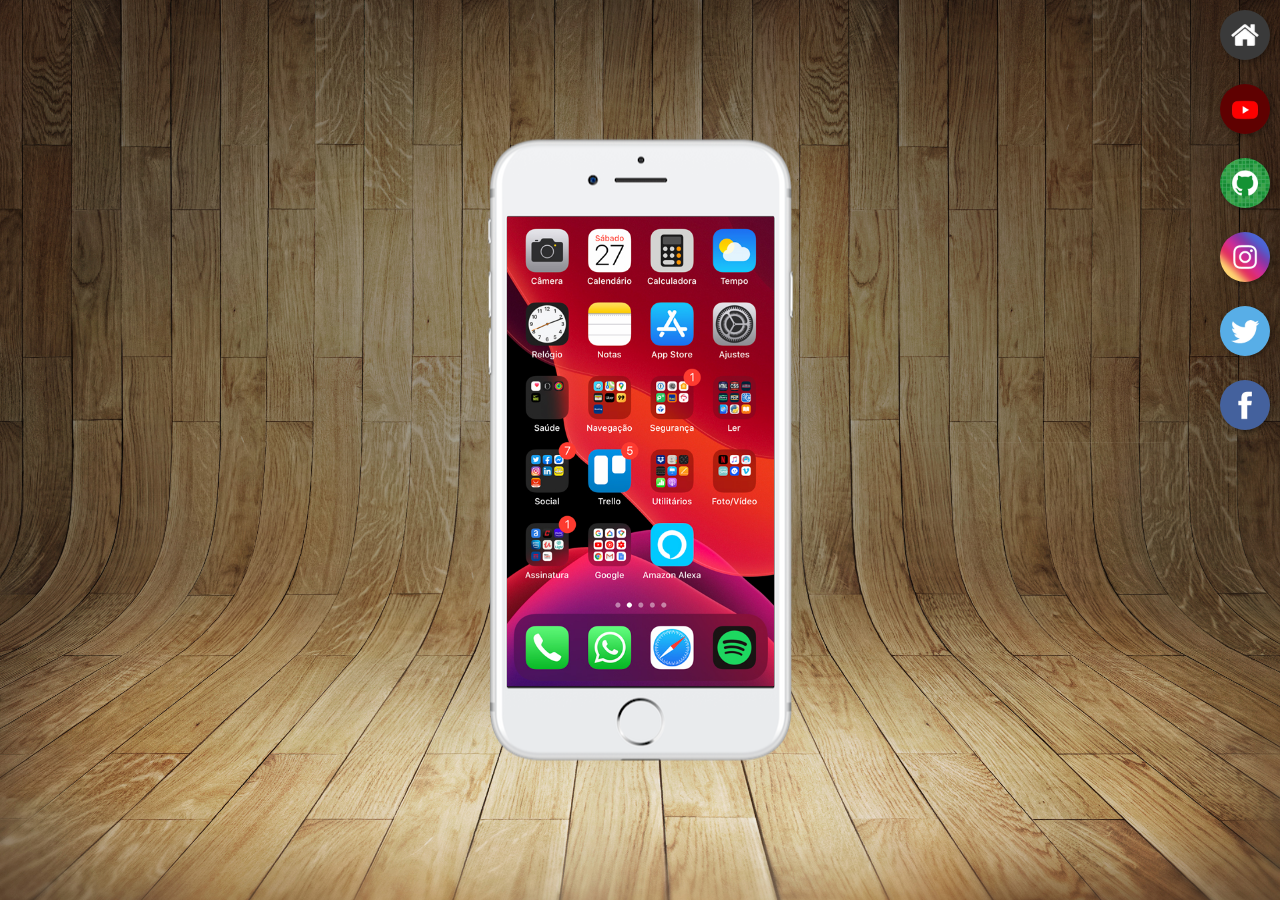
<file: index.html>
<!DOCTYPE html>
<html lang="pt-br">
<head>
    <meta charset="UTF-8">
    <meta name="viewport" content="width=device-width, initial-scale=1.0">
    <title>Projeto redes sociais</title>
    <link rel="shortcut icon" href="favicon.ico" type="image/x-icon">
    <link rel="stylesheet" href="estilos/style.css">
</head>
<body>
    <main>
        <section id="telefone">
            <iframe src="home.html" name="tela" id="tela" frameborder="0">
                O seu navegador não é compátivel com esse recurso
            </iframe>
        </section>
        <section id="redes-sociais">
            <a href="home.html" target="tela"><img src="imagens/logo-home.jpg" alt="Home"></a><br>
            <a href="youtube.html" target="tela"><img src="imagens/logo-youtube.jpg" alt="YouTube"></a><br>
            <a href="github.html" target="tela"><img src="imagens/logo-github.jpg" alt="GitHub"></a><br>
            <a href="instagram.html" target="tela"><img src="imagens/logo-instagram.jpg" alt="Instagram"></a><br>
            <a href="twitter.html" target="tela"><img src="imagens/logo-twitter.jpg" alt="Twitter"></a><br>
            <a href="facebook.html" target="tela"><img src="imagens/logo-facebook.jpg" alt="Facebook"></a>

            

            
        </section>
    </main>
</body>
</html>
</file>
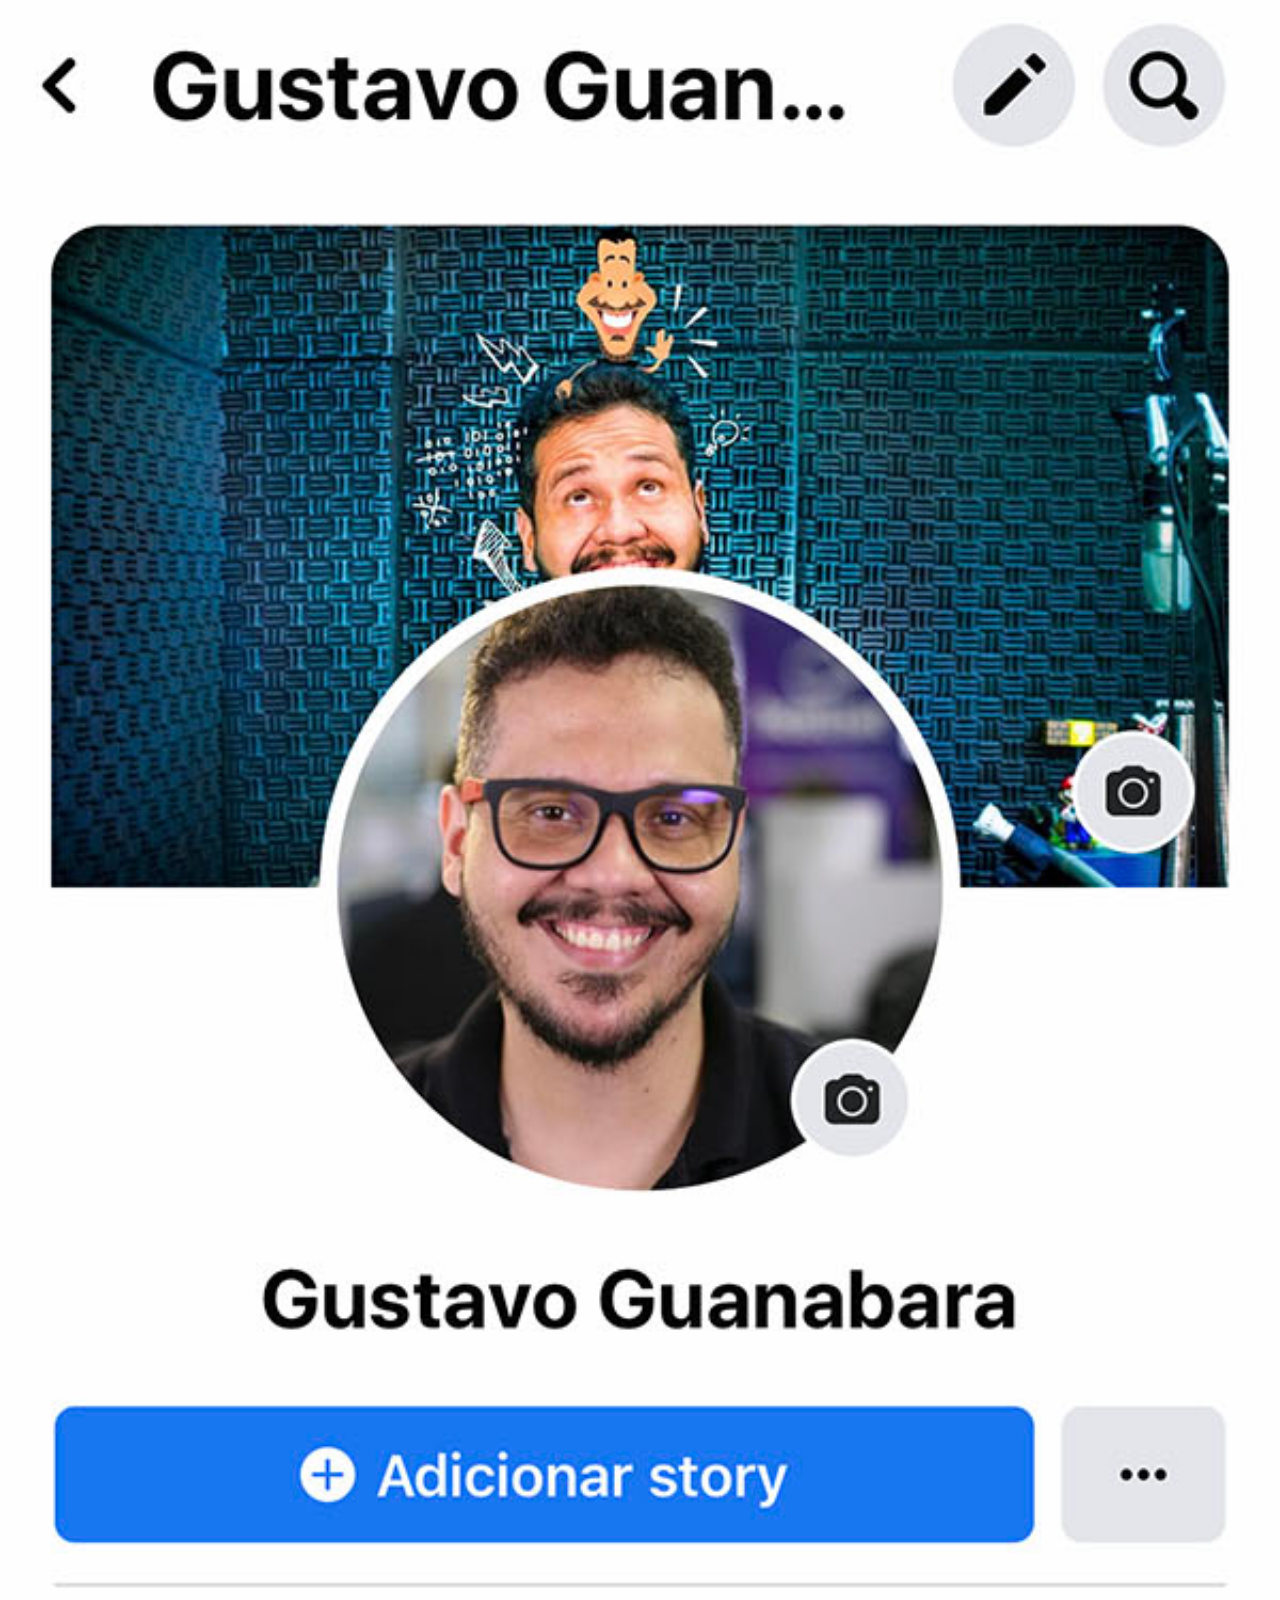
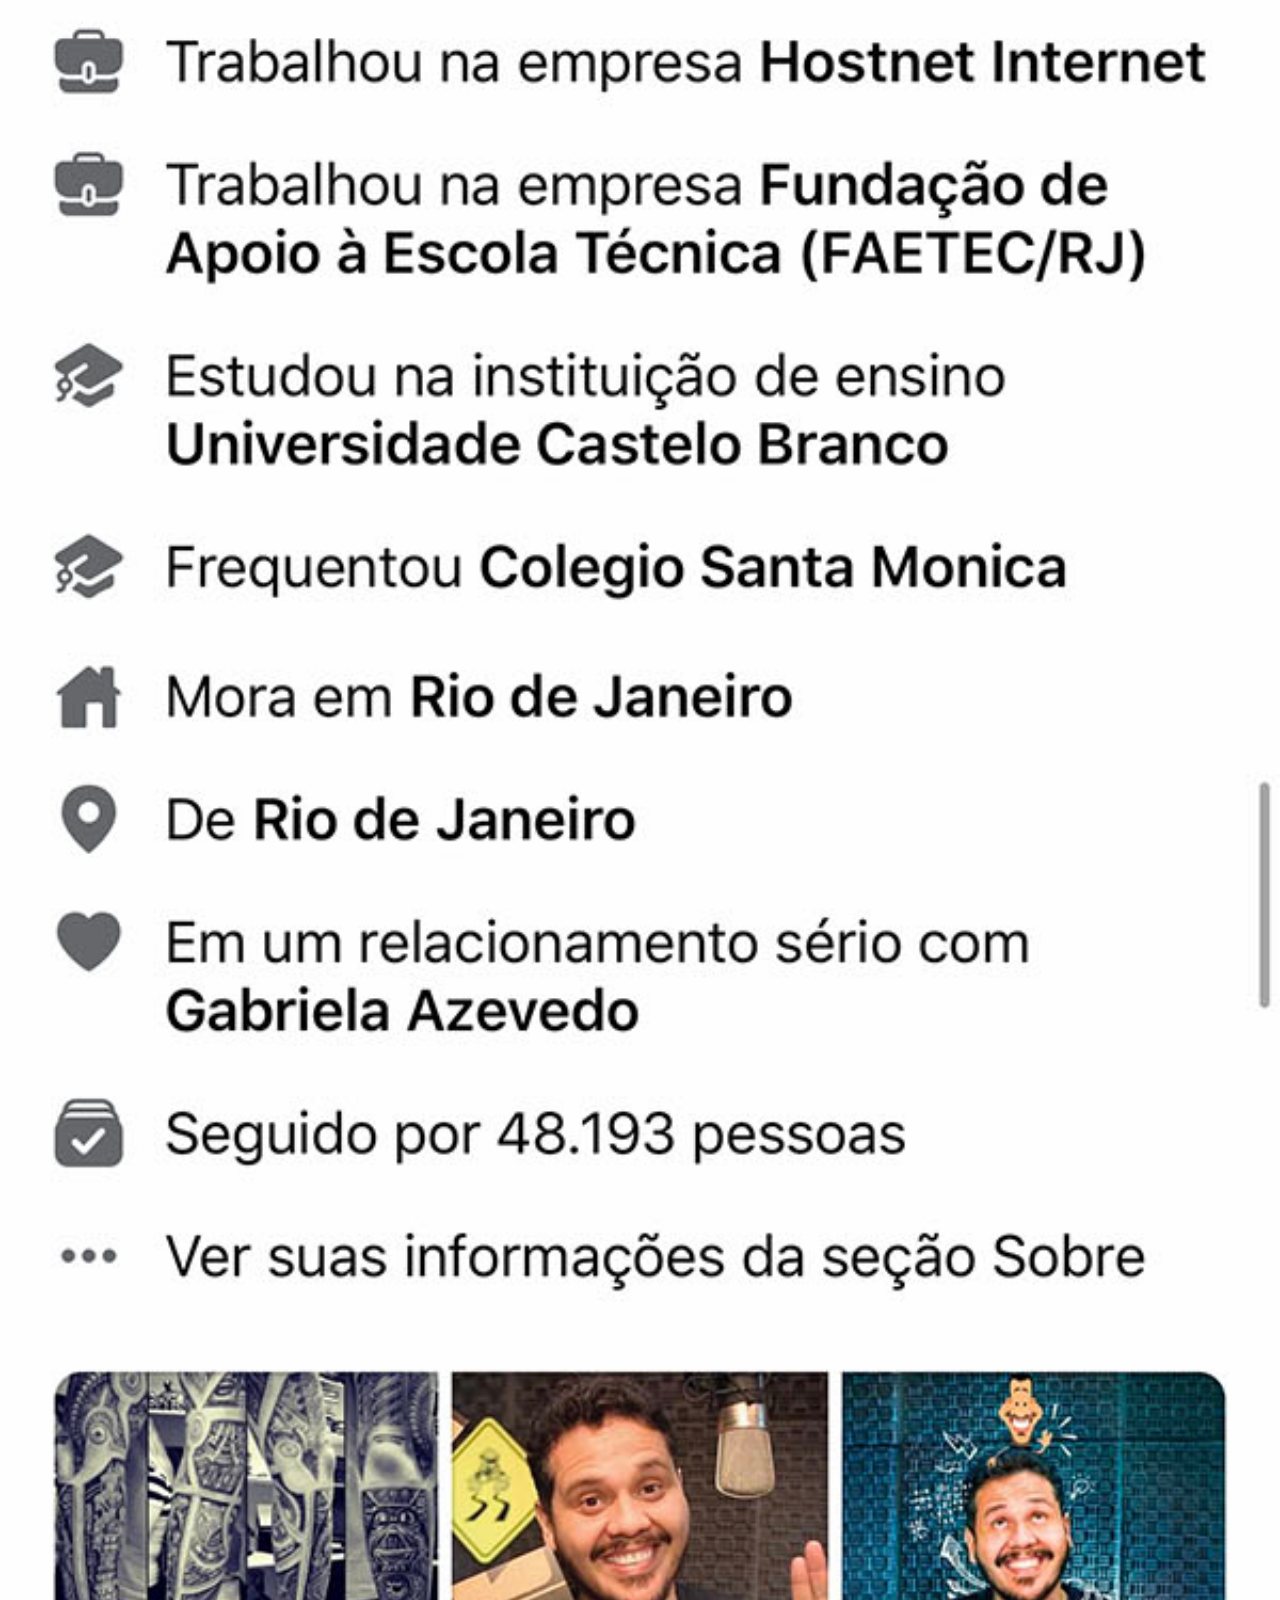
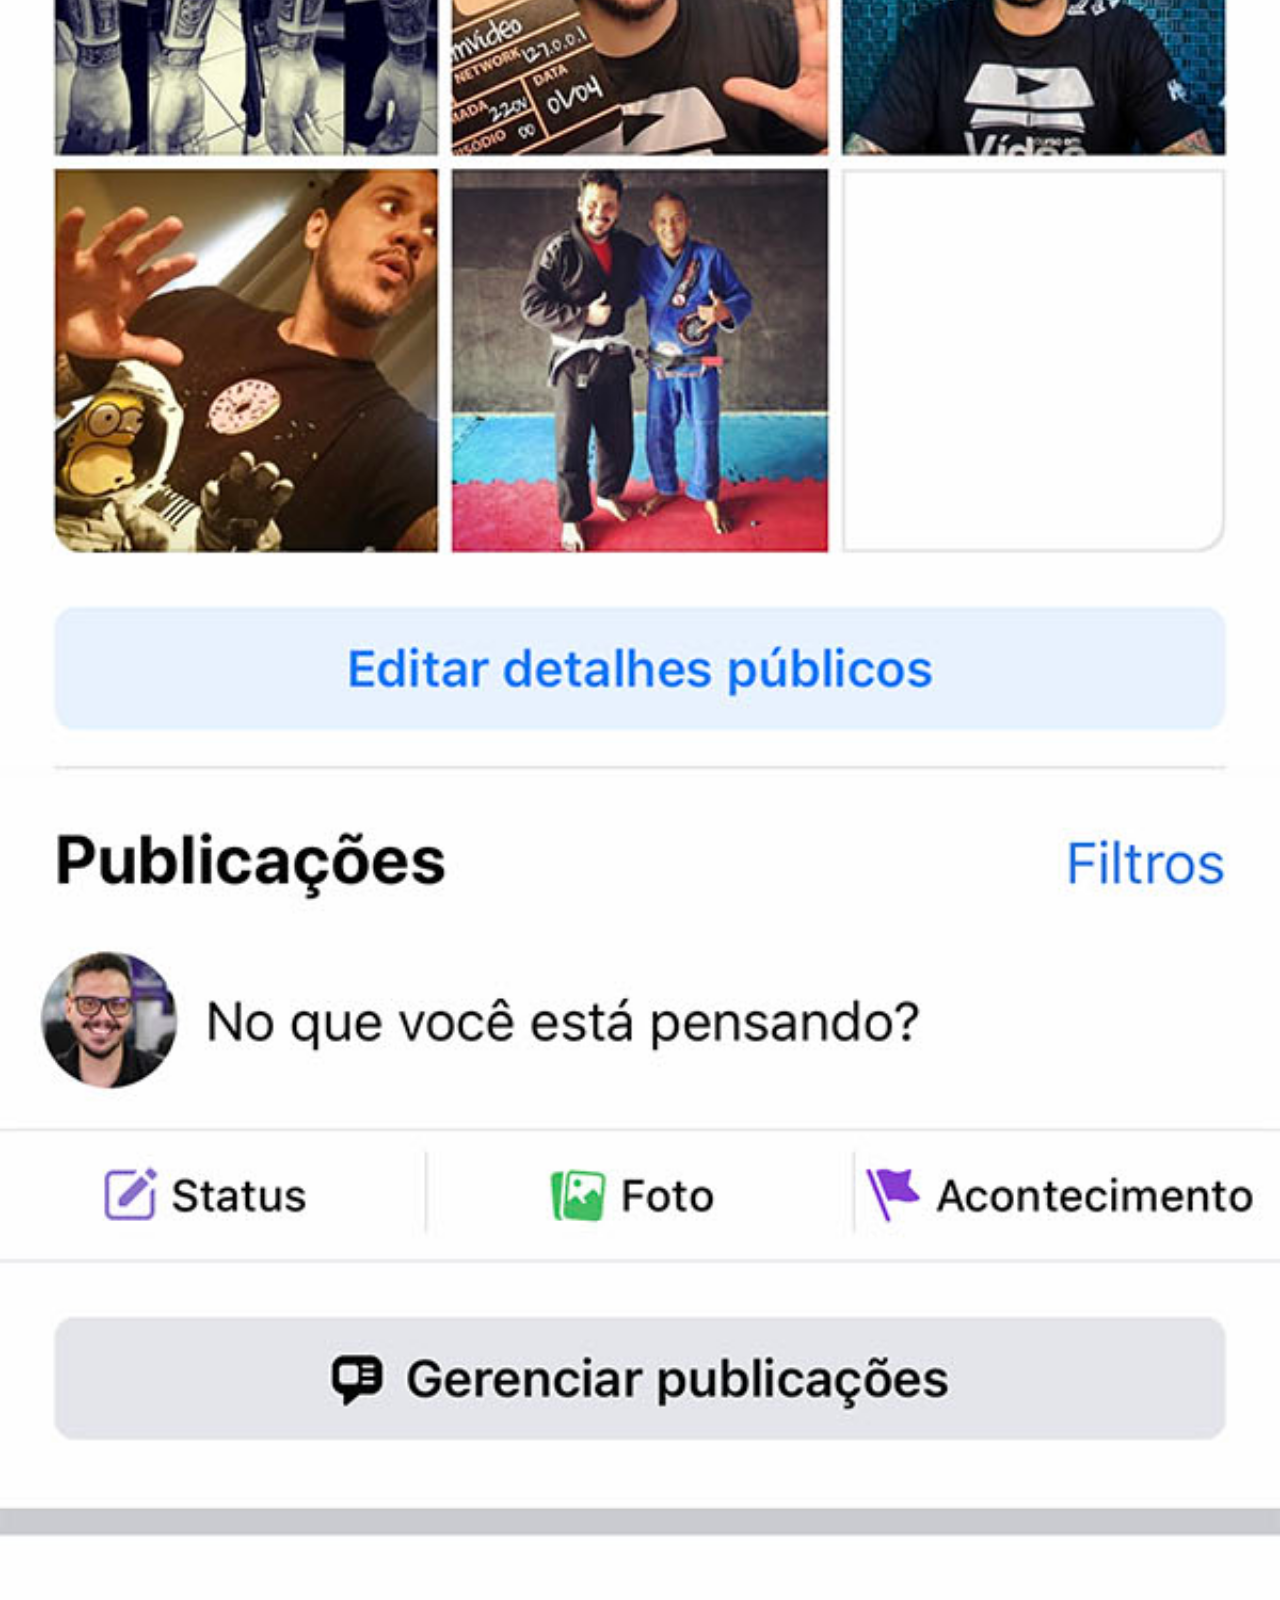
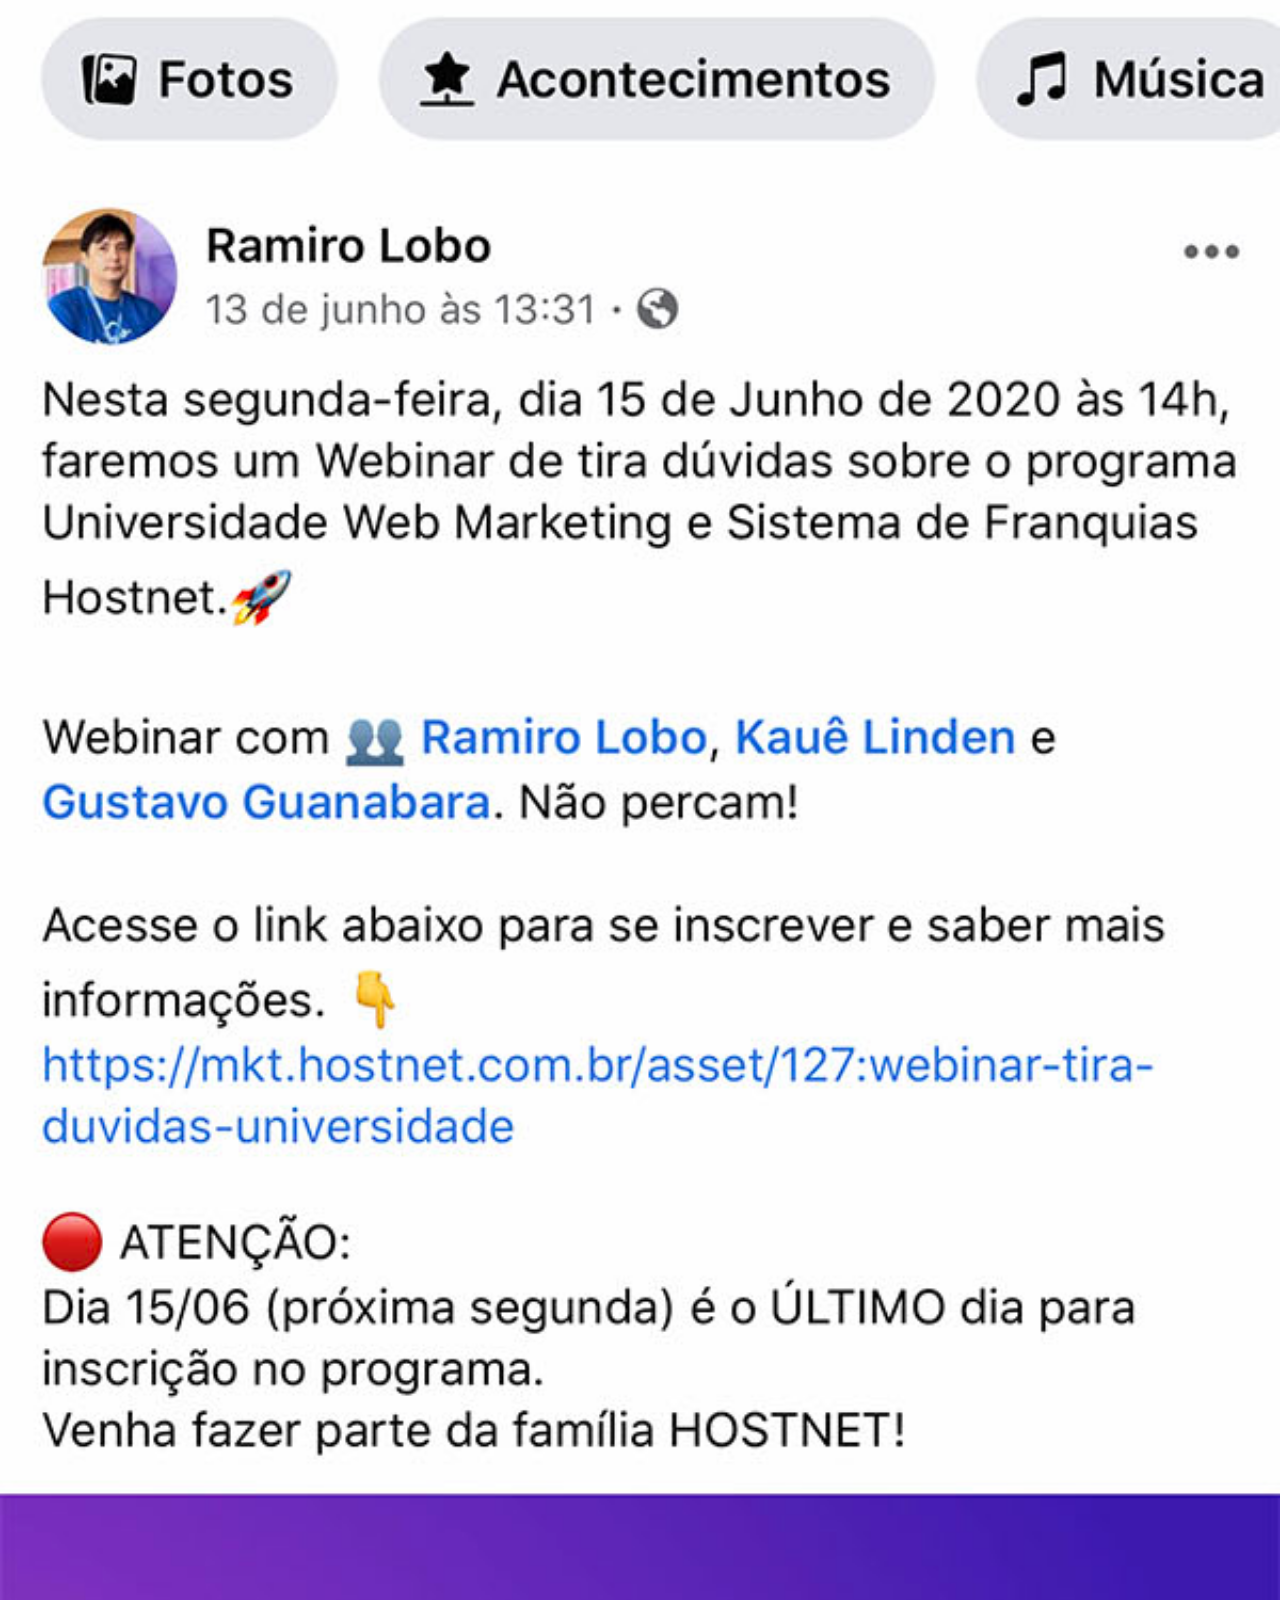
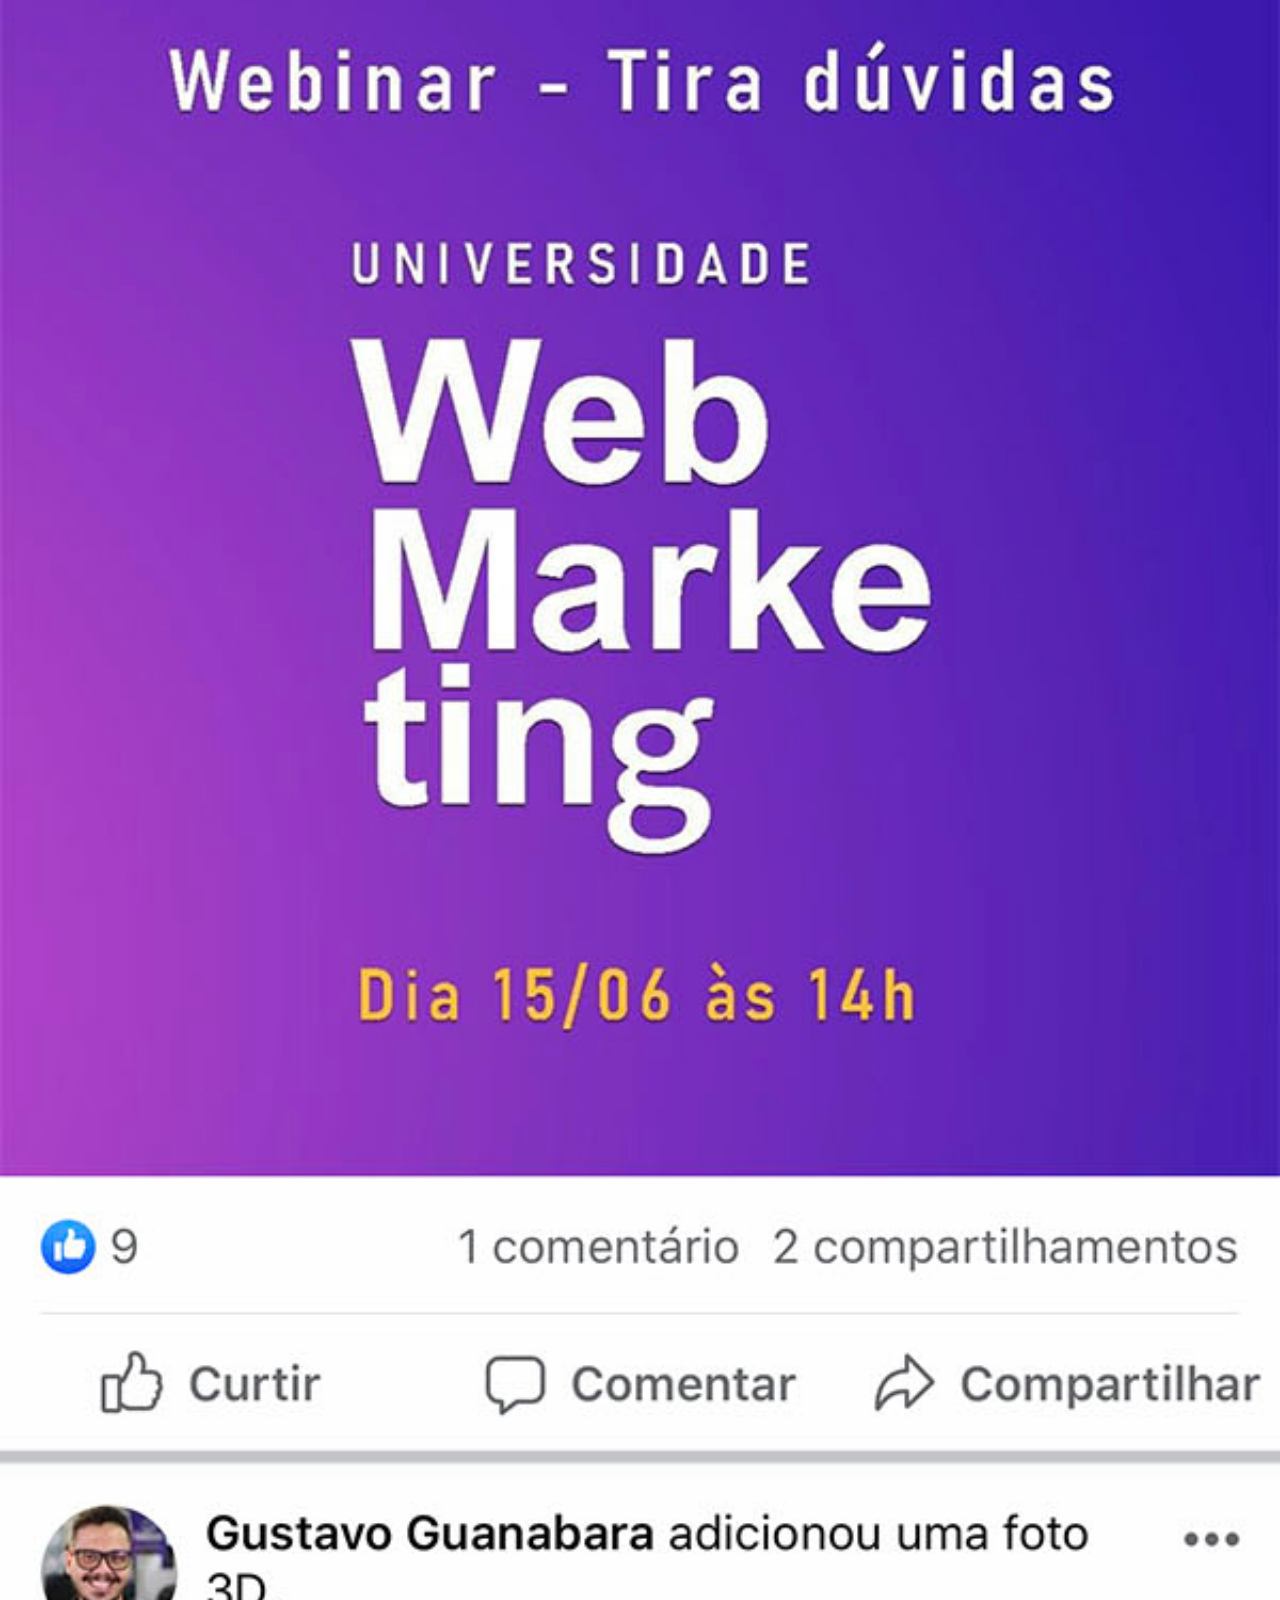
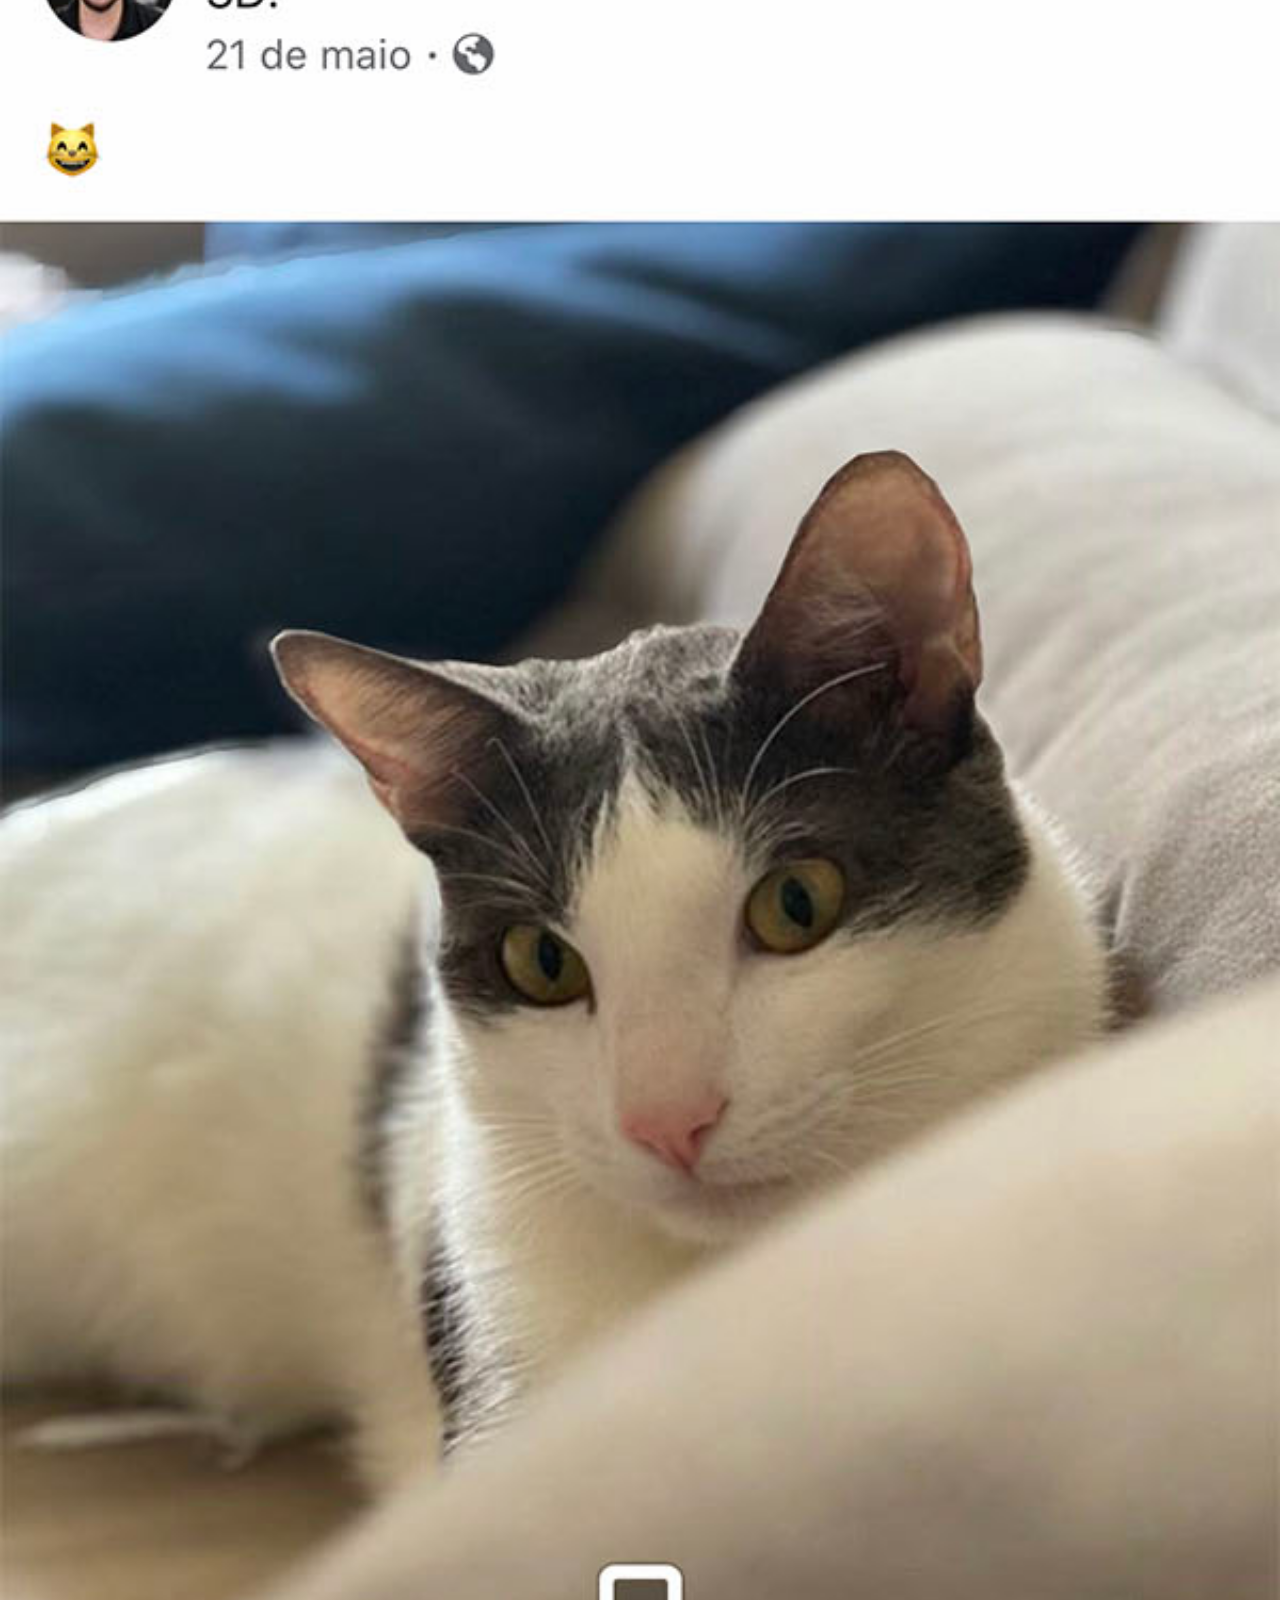
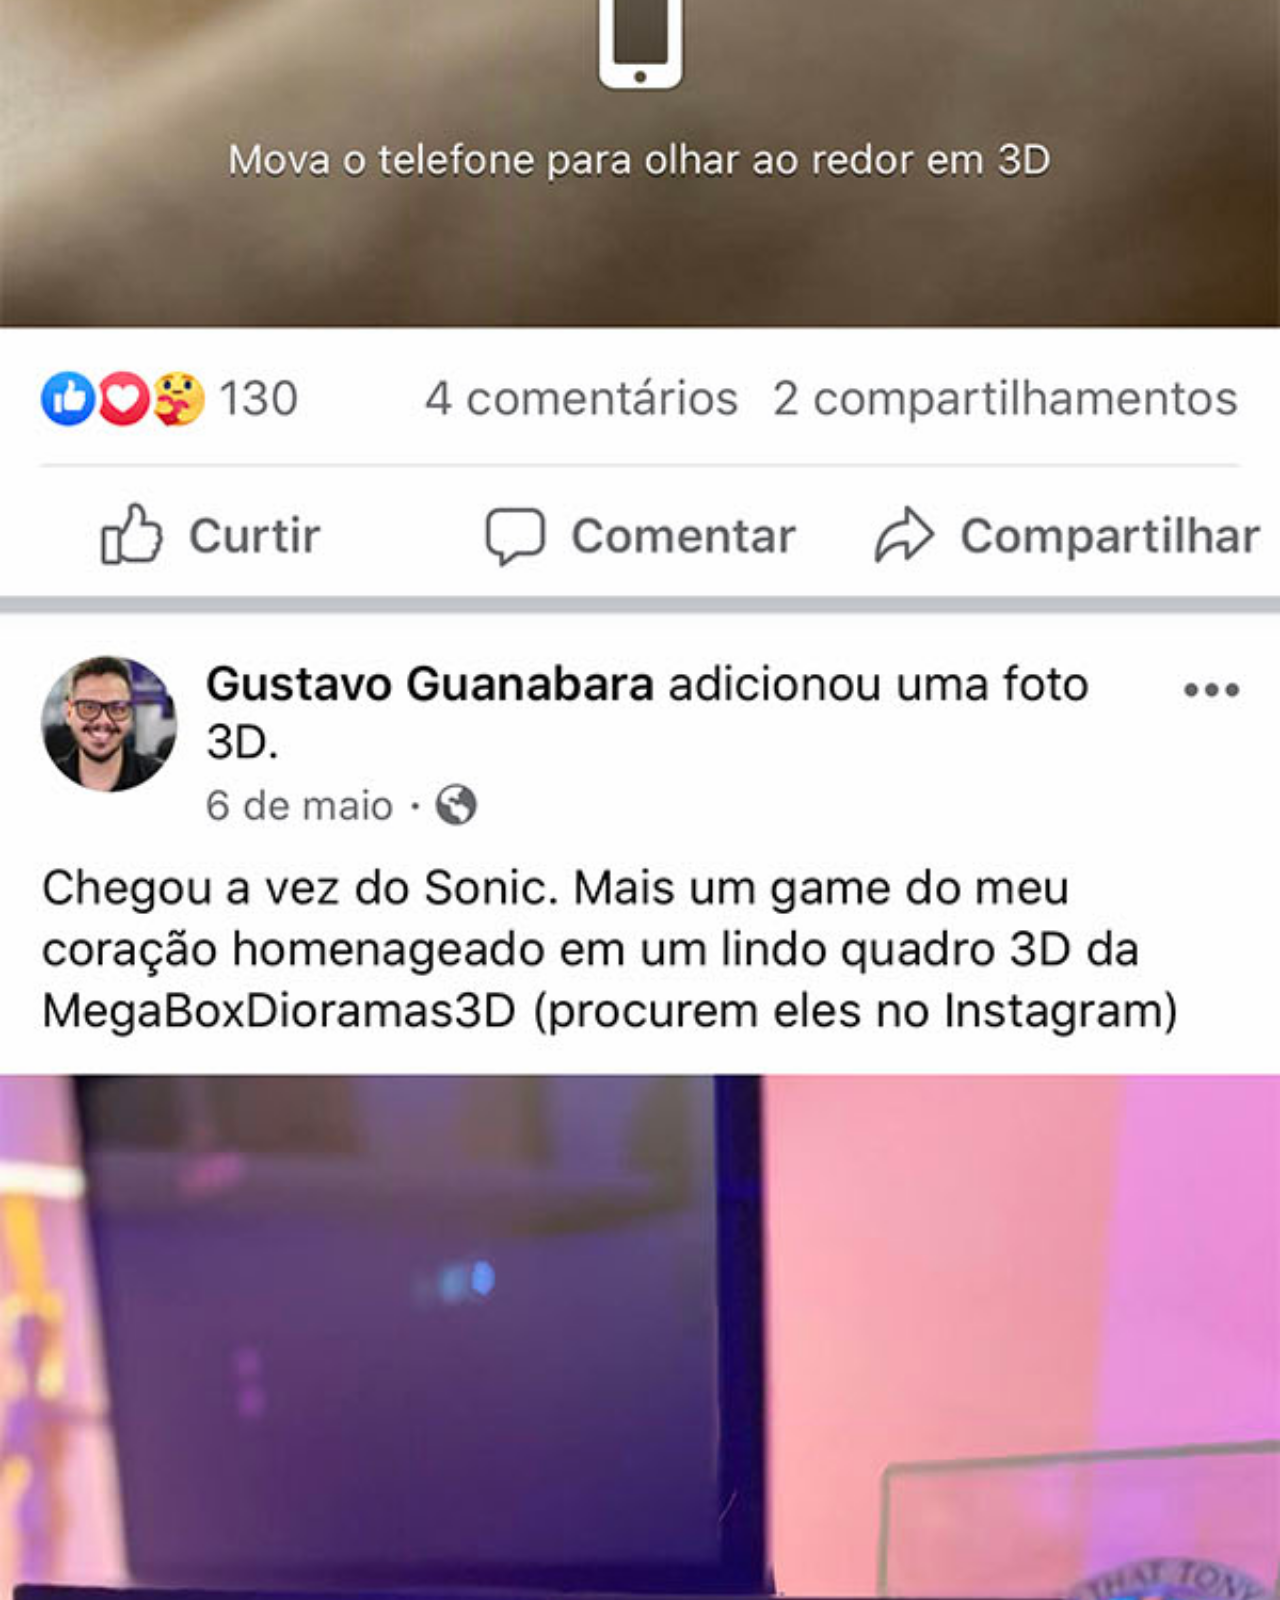
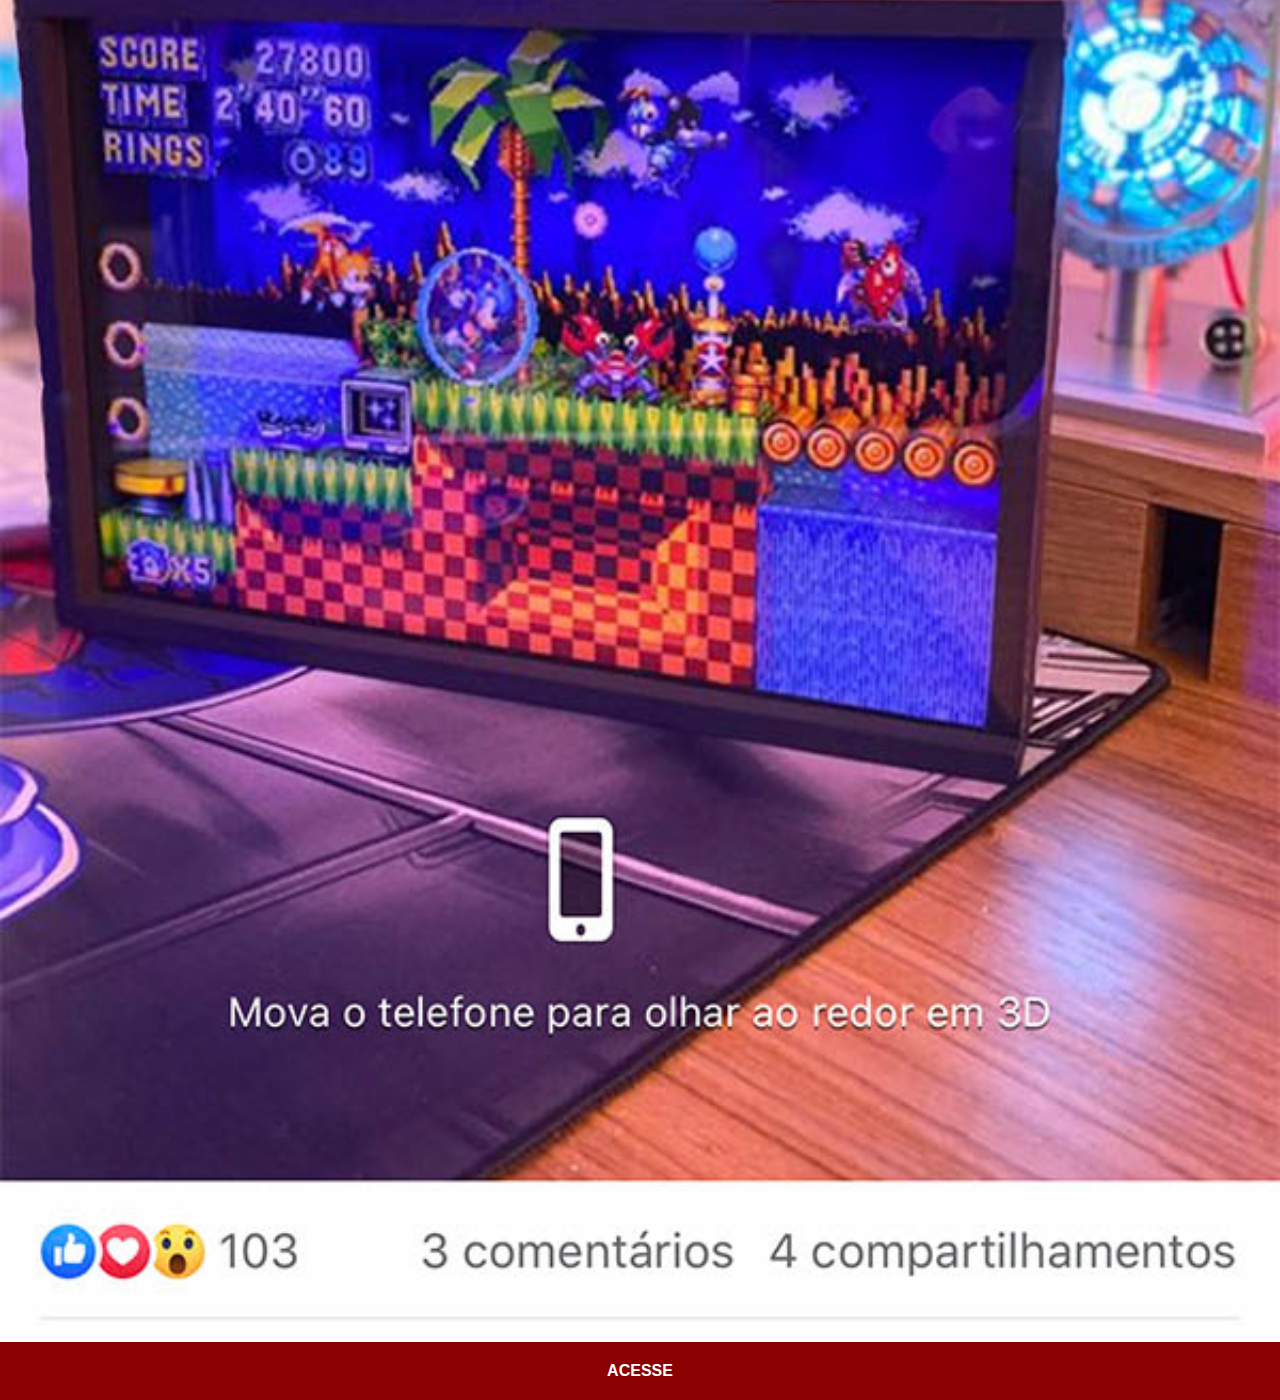
<file: facebook.html>
<!DOCTYPE html>
<html lang="pt-br">
<head>
    <meta charset="UTF-8">
    <meta name="viewport" content="width=device-width, initial-scale=1.0">
    <title>Facebook</title>
    <link rel="stylesheet" href="estilos/social.css">
</head>
<body>
    <img src="imagens/tela-facebook.jpg" alt="Facebook">

    <a href="https://www.facebook.com/gustavoguanabara/?locale=pt_BR" target="_blank">ACESSE</a>
</body>
</html>
</file>
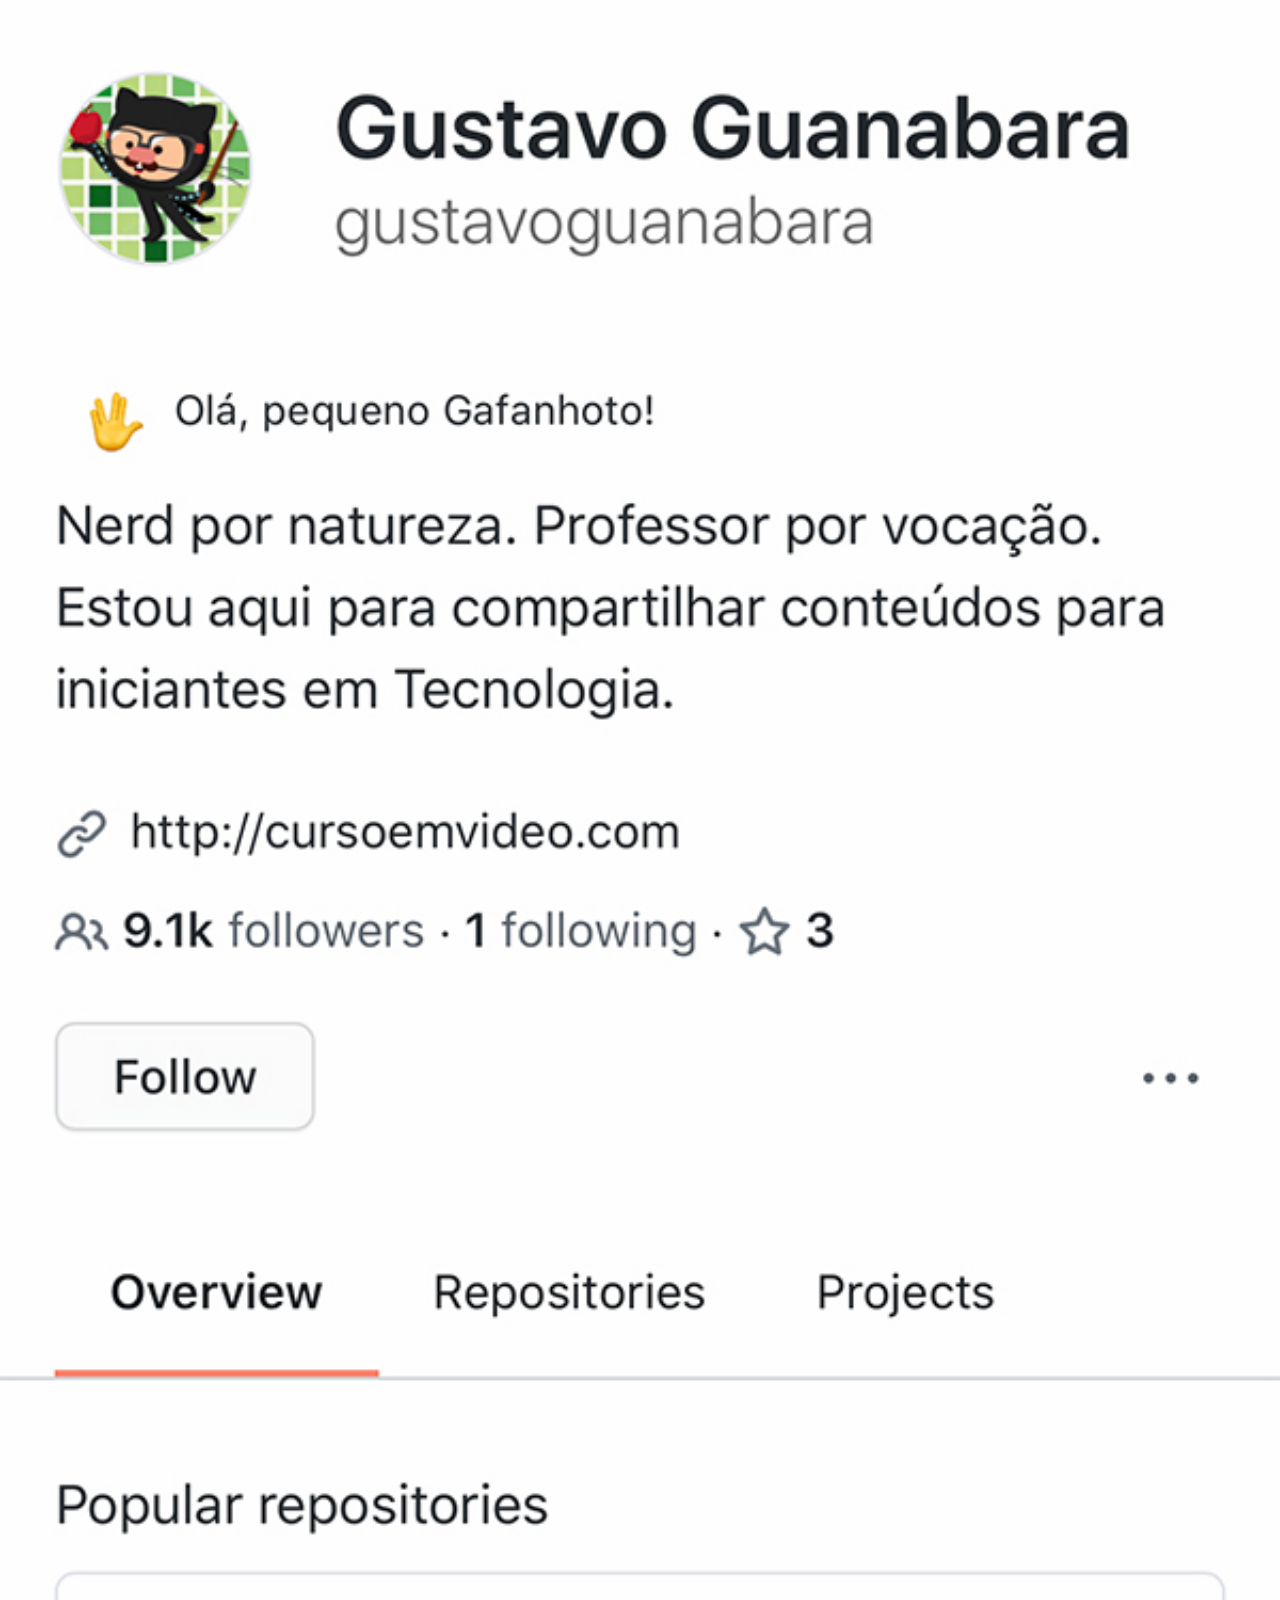
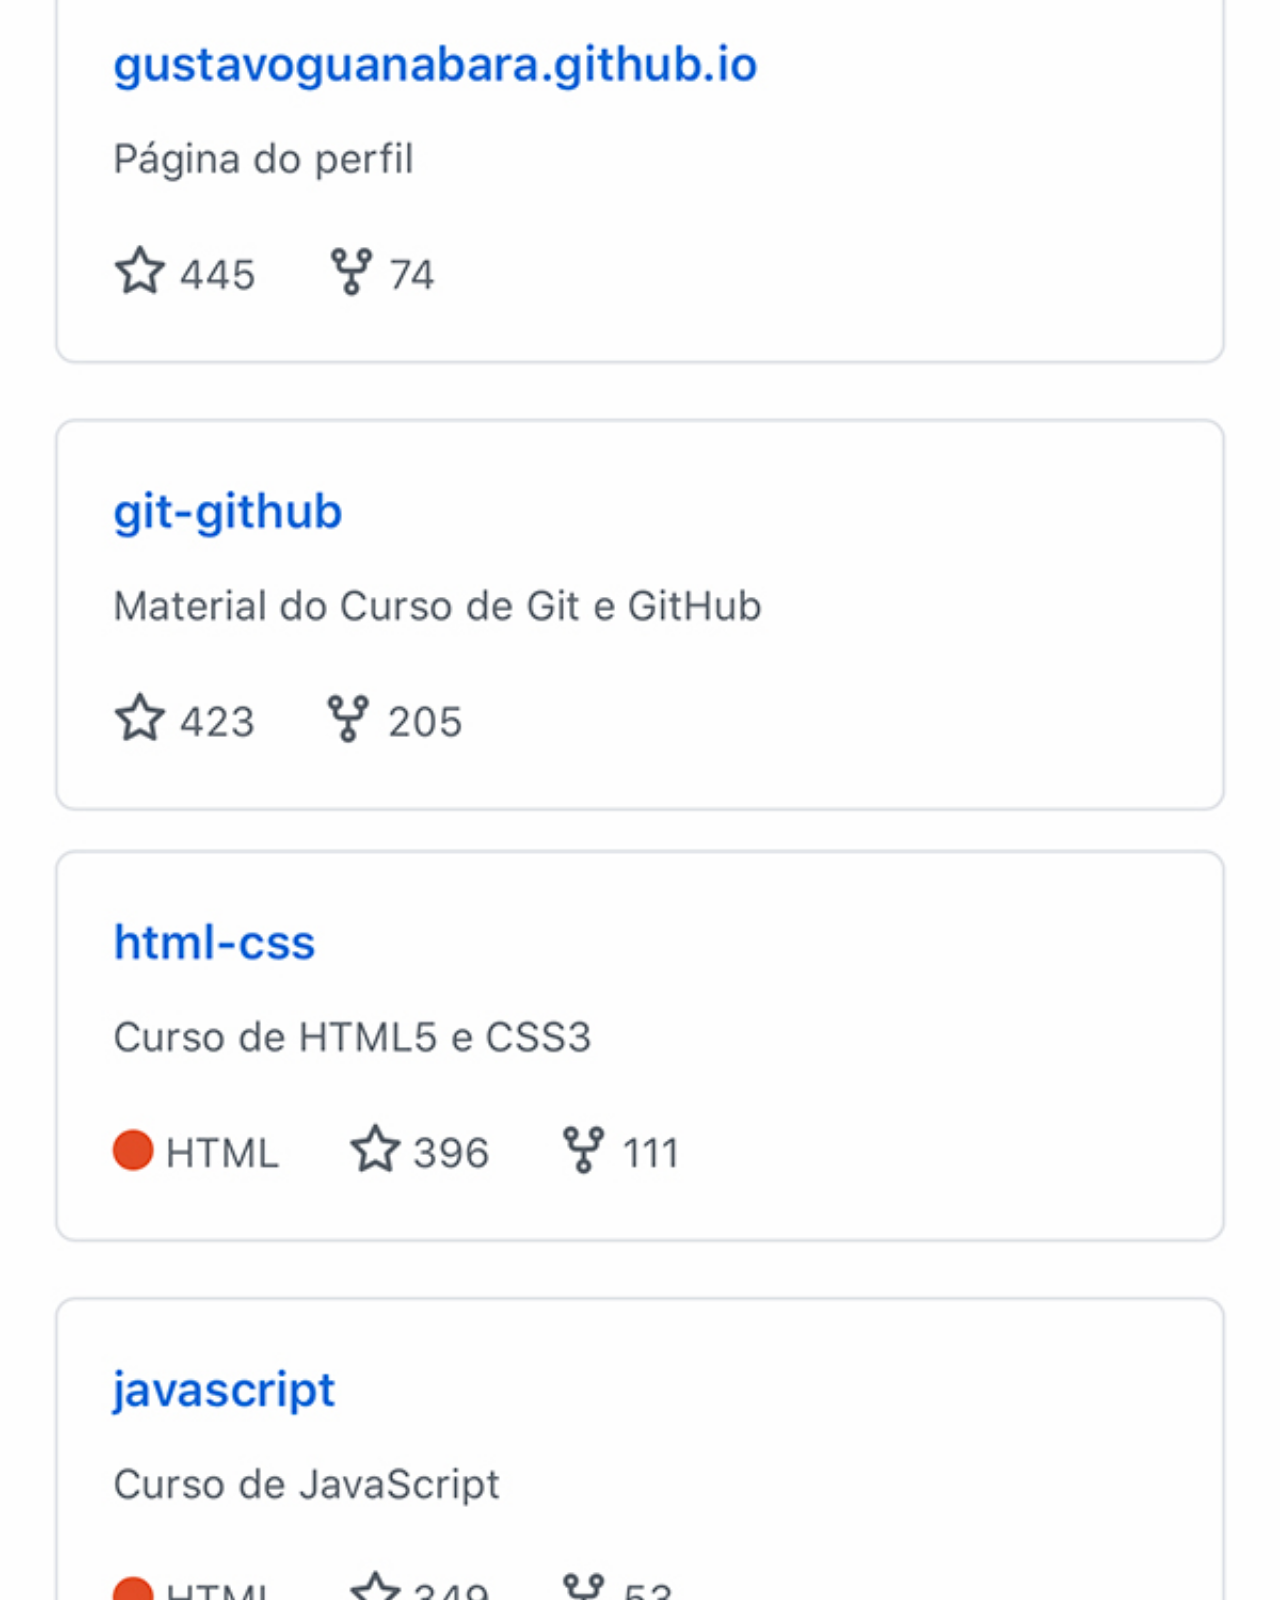
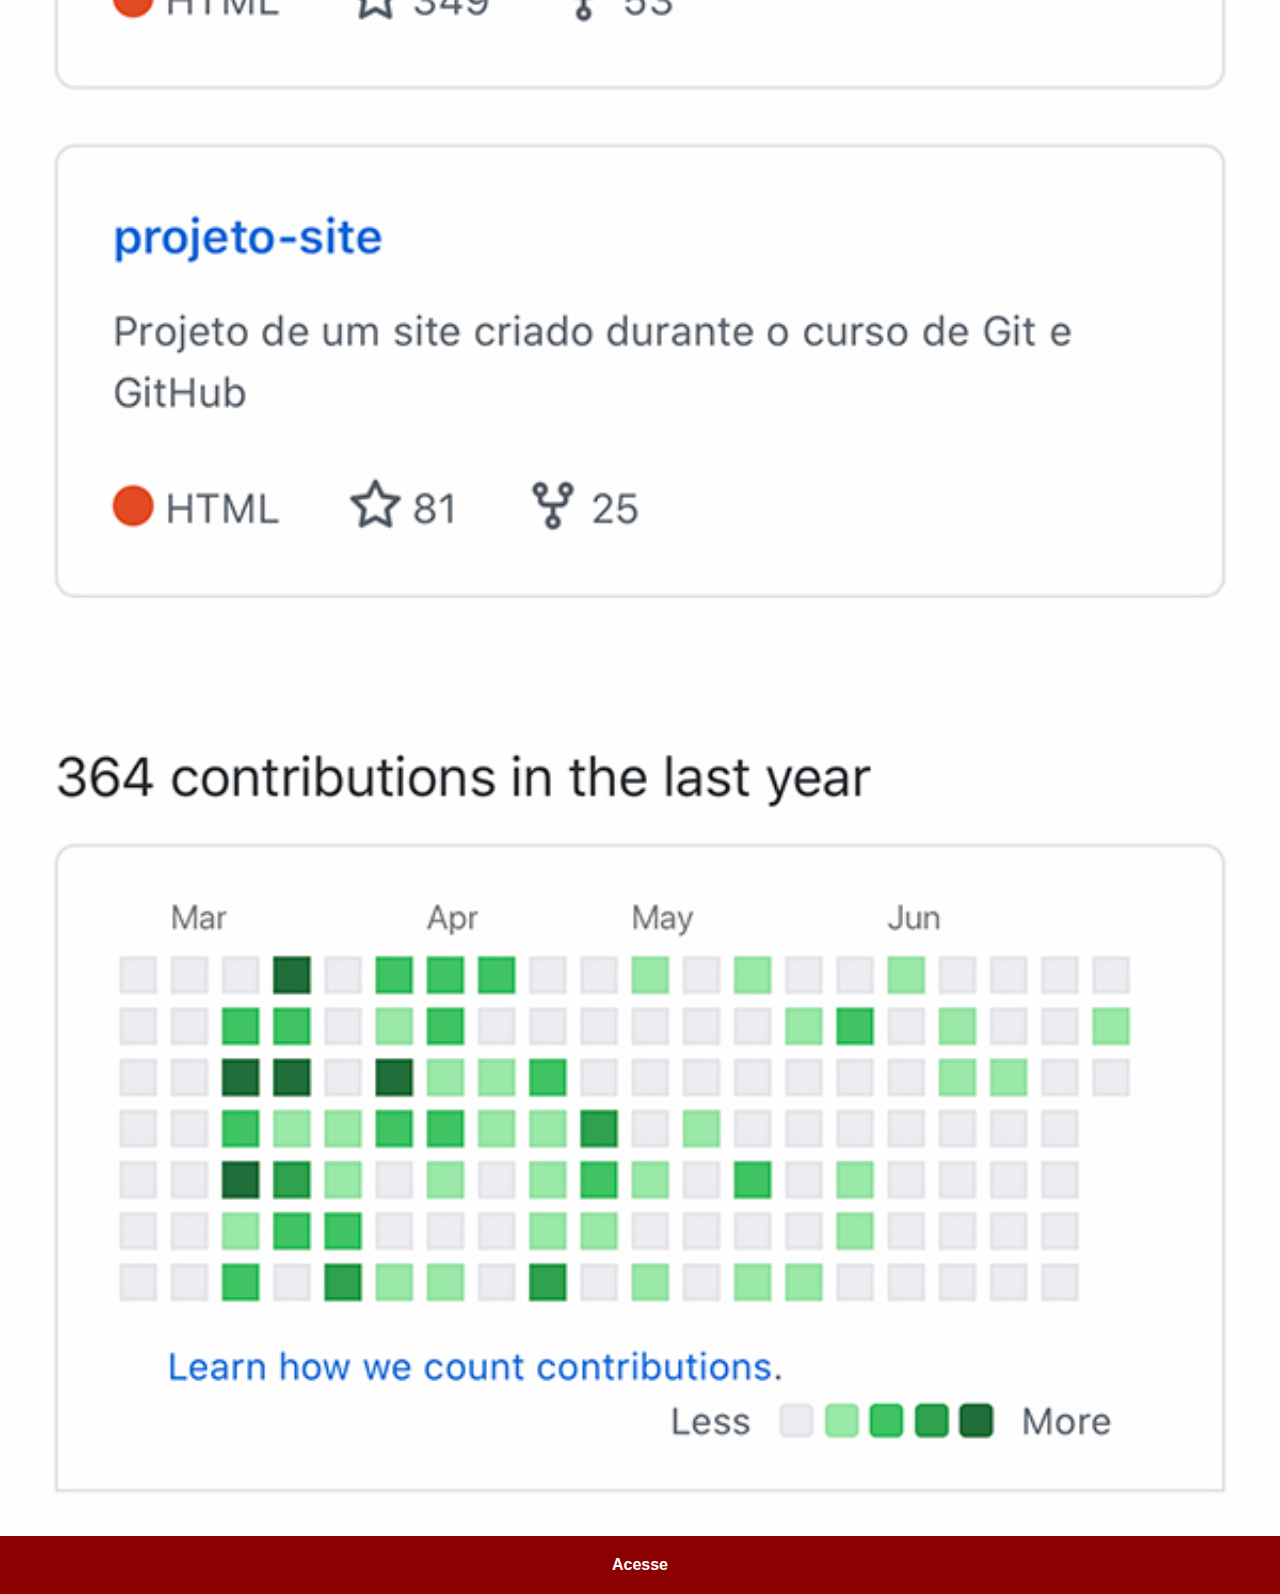
<file: github.html>
<!DOCTYPE html>
<html lang="pt-br">
<head>
    <meta charset="UTF-8">
    <meta name="viewport" content="width=device-width, initial-scale=1.0">
    <title>GitHub</title>
    <link rel="stylesheet" href="estilos/social.css">

</head>
<body>
    <img src="imagens/tela-github.jpg" alt="GitHub">

    <a href="https://github.com/gustavoguanabara/" target="_blank">Acesse</a>
</body>
</html>
</file>
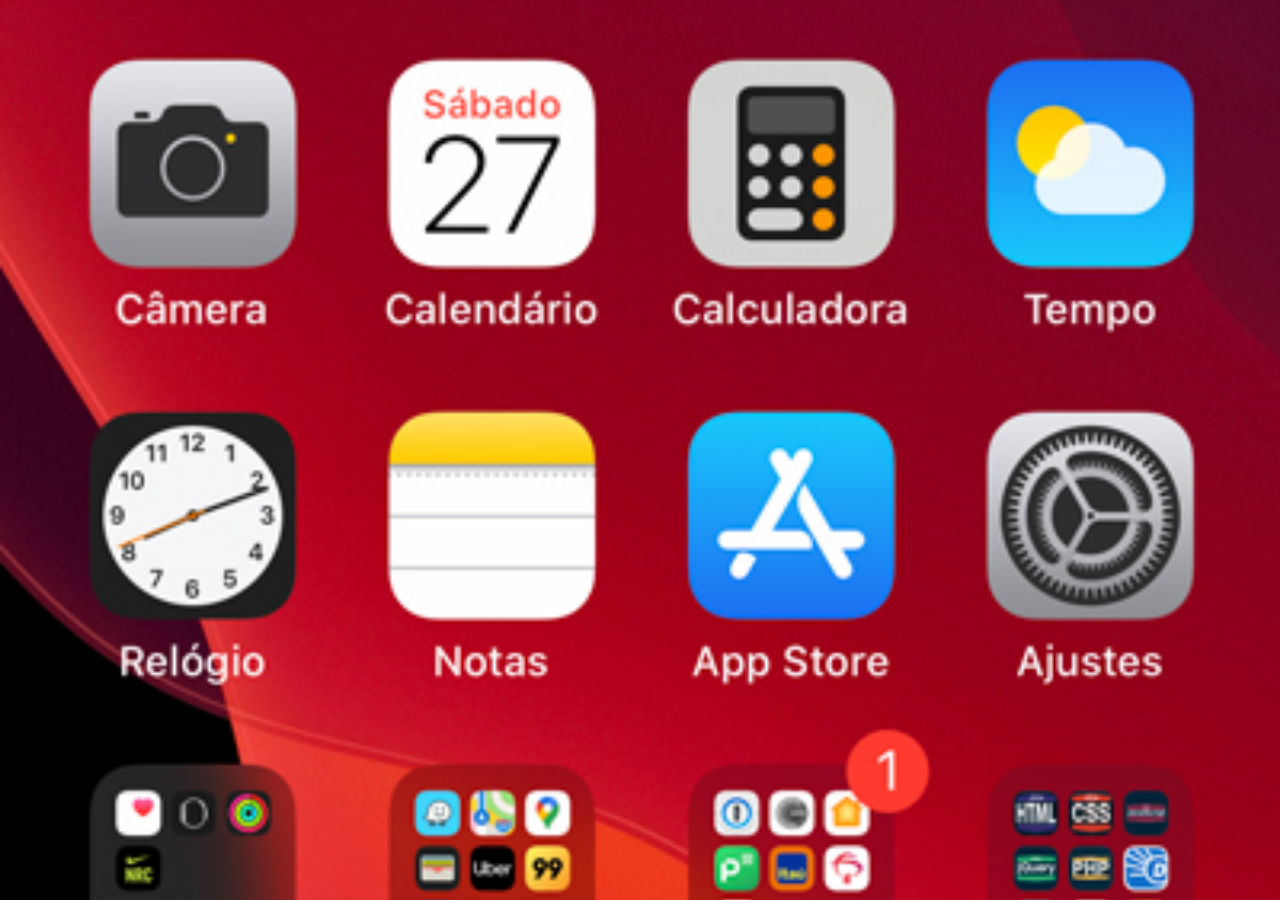
<file: home.html>
<!DOCTYPE html>
<html lang="pt-br">
<head>
    <meta charset="UTF-8">
    <meta name="viewport" content="width=device-width, initial-scale=1.0">
    <title>Home</title>
</head>

<style>
    *{
        margin: 0px;
        padding: 0px;
    }

    body {
        width: 100vw;
        height: 100vh;
        background: black url(imagens/tela-home.jpg) no-repeat top center;
        background-size: cover; 
    }
</style>

<body>
    
</body>
</html>
</file>
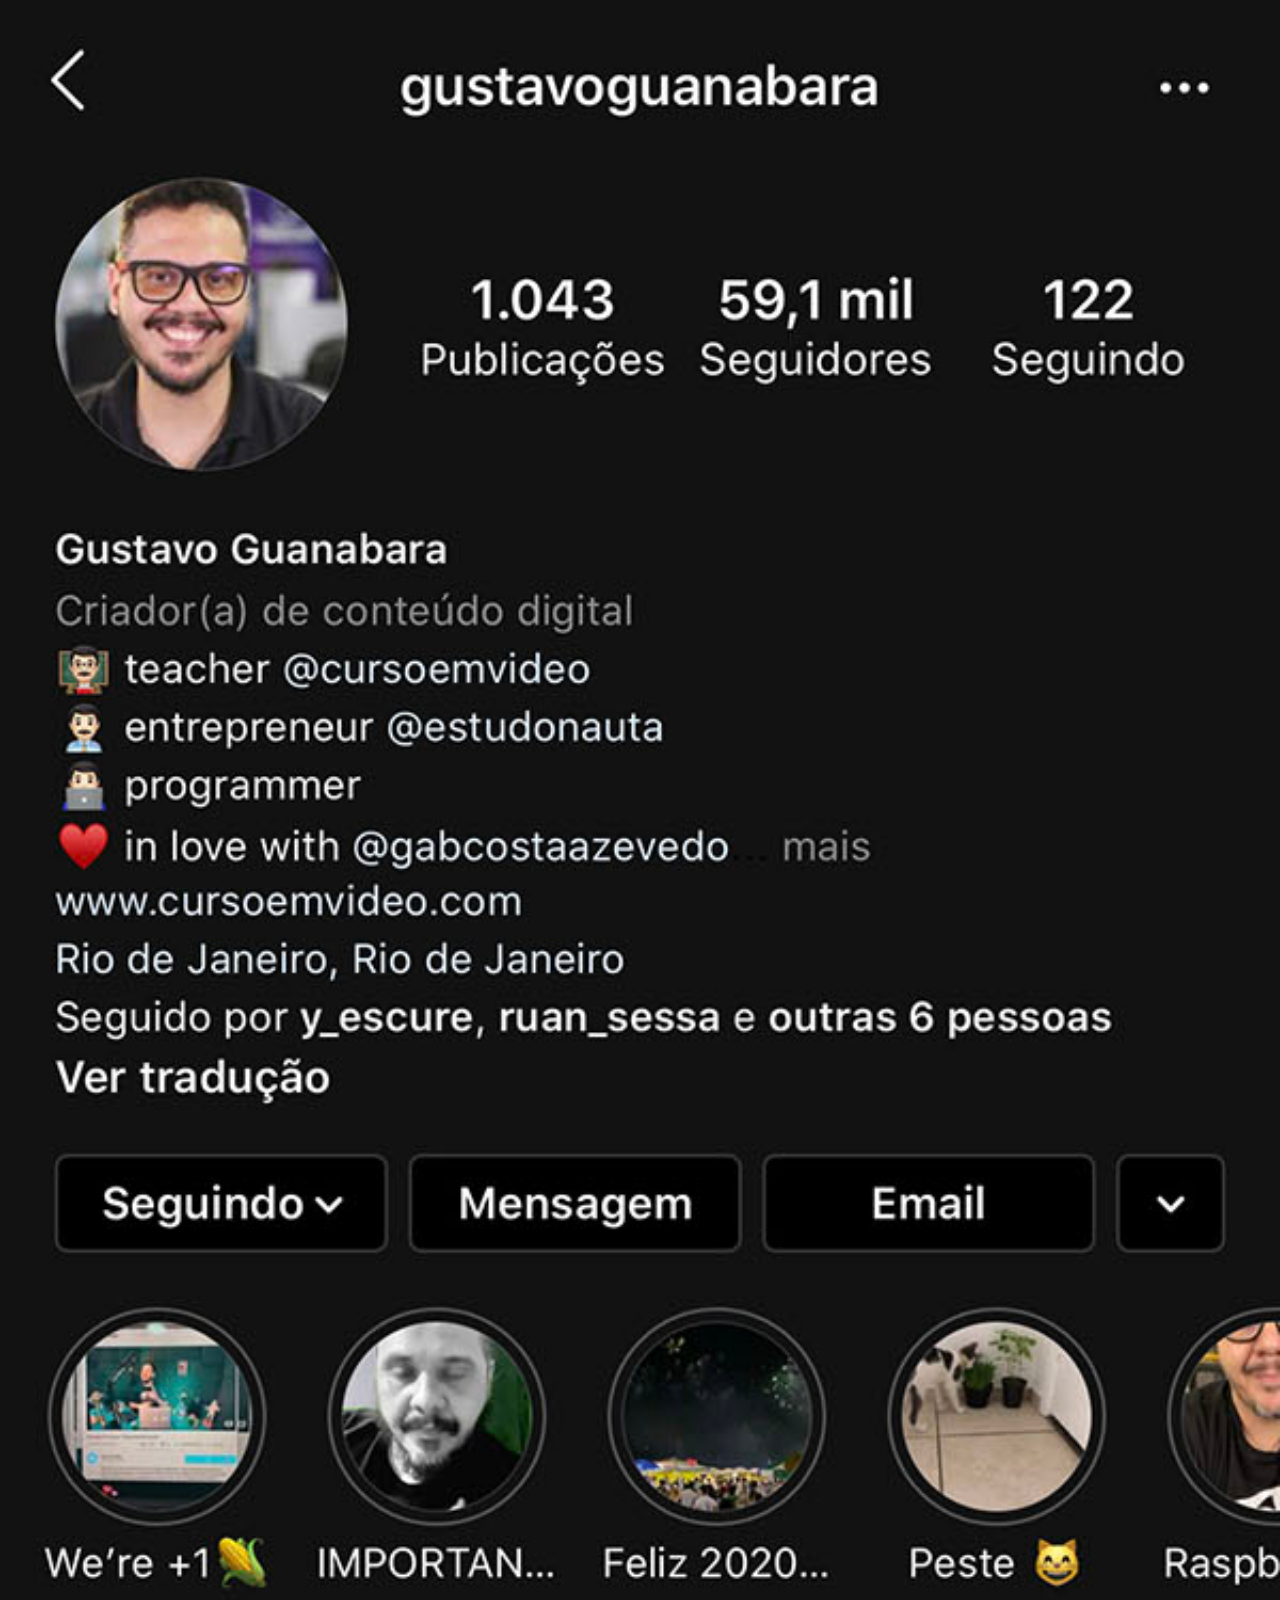
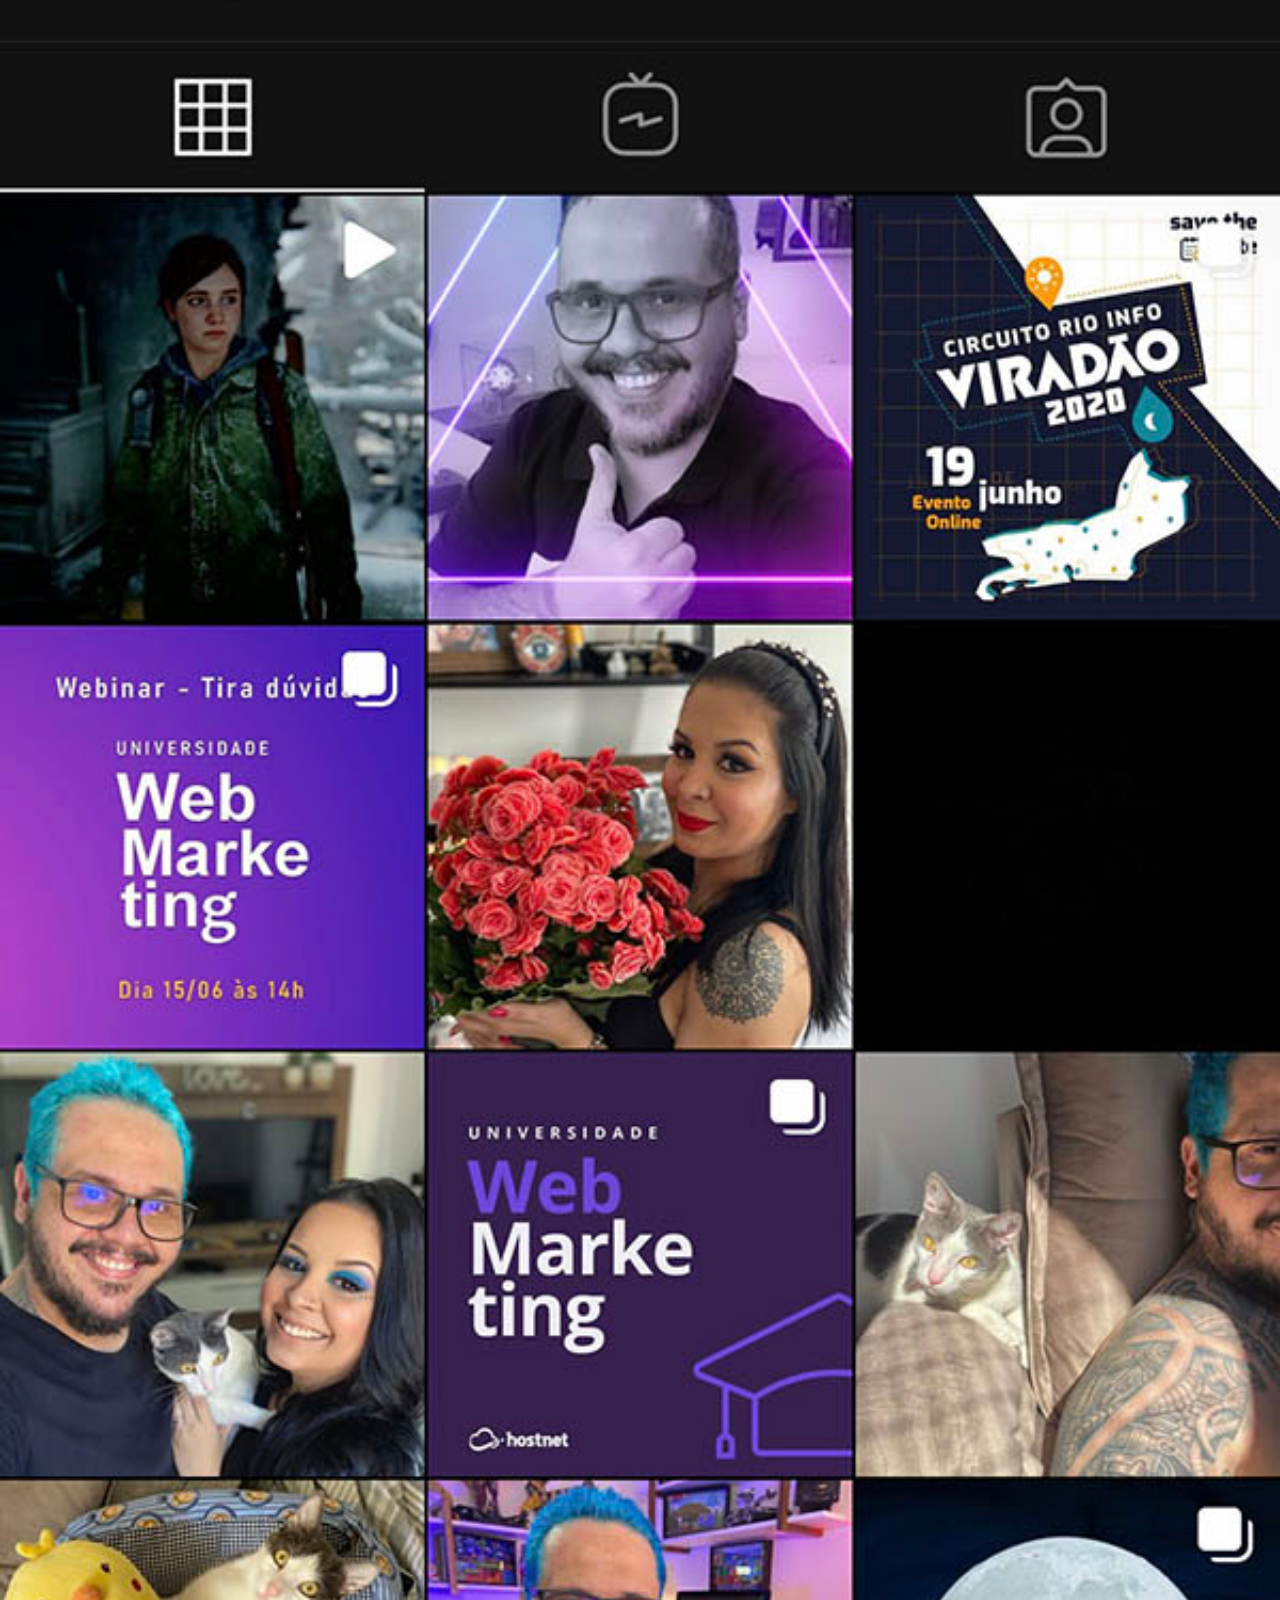
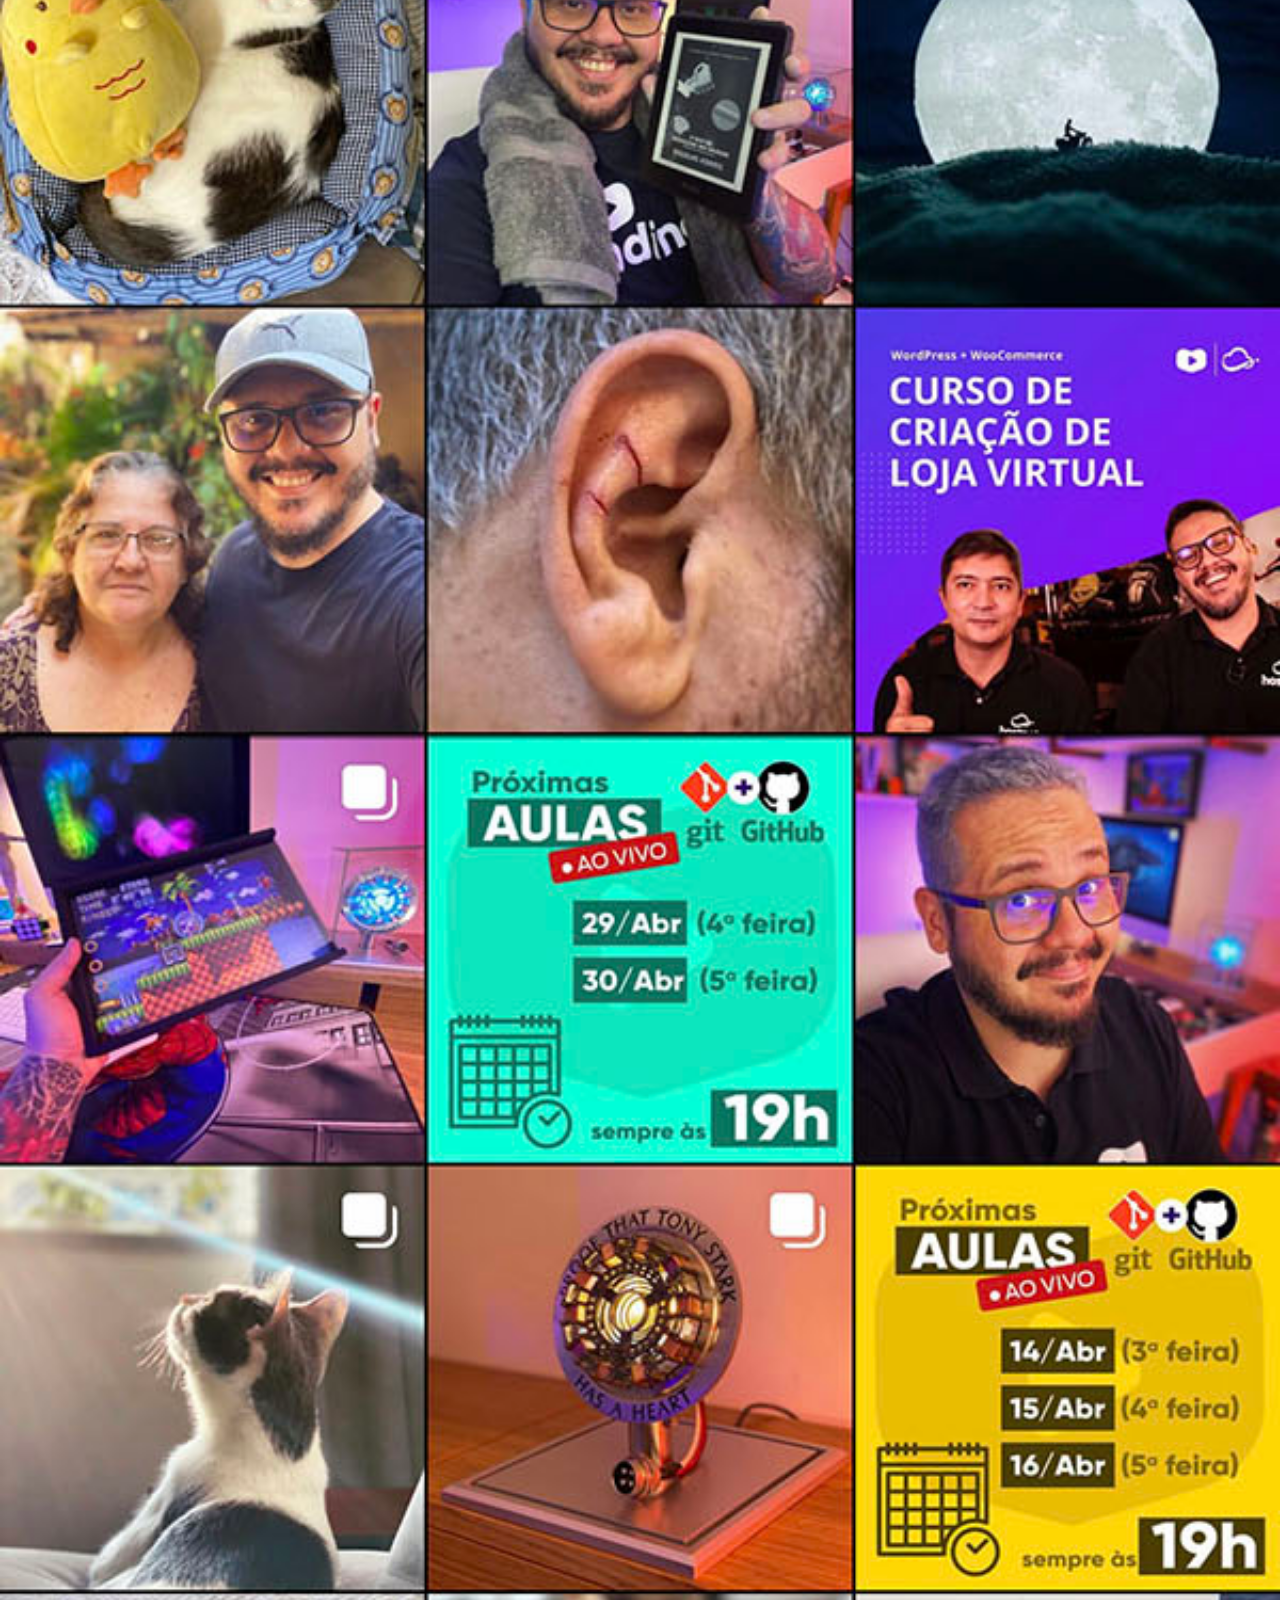
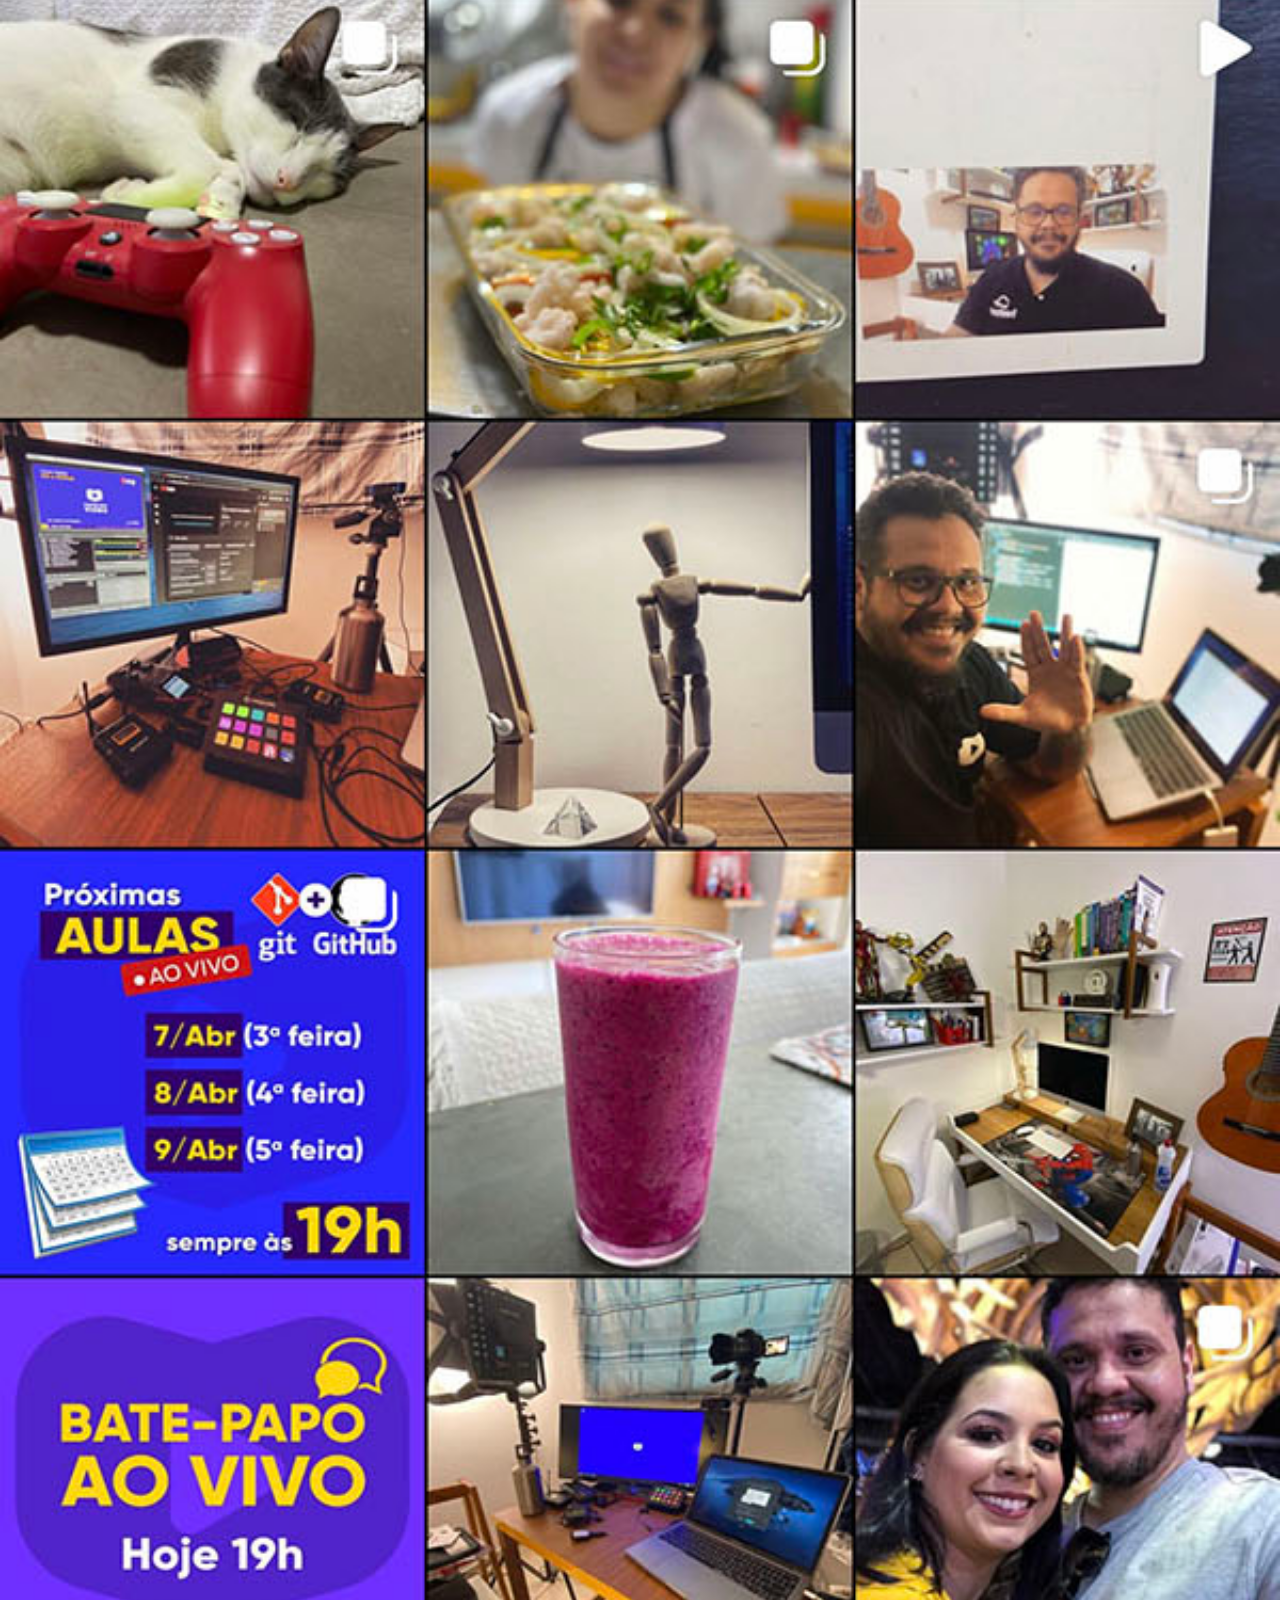
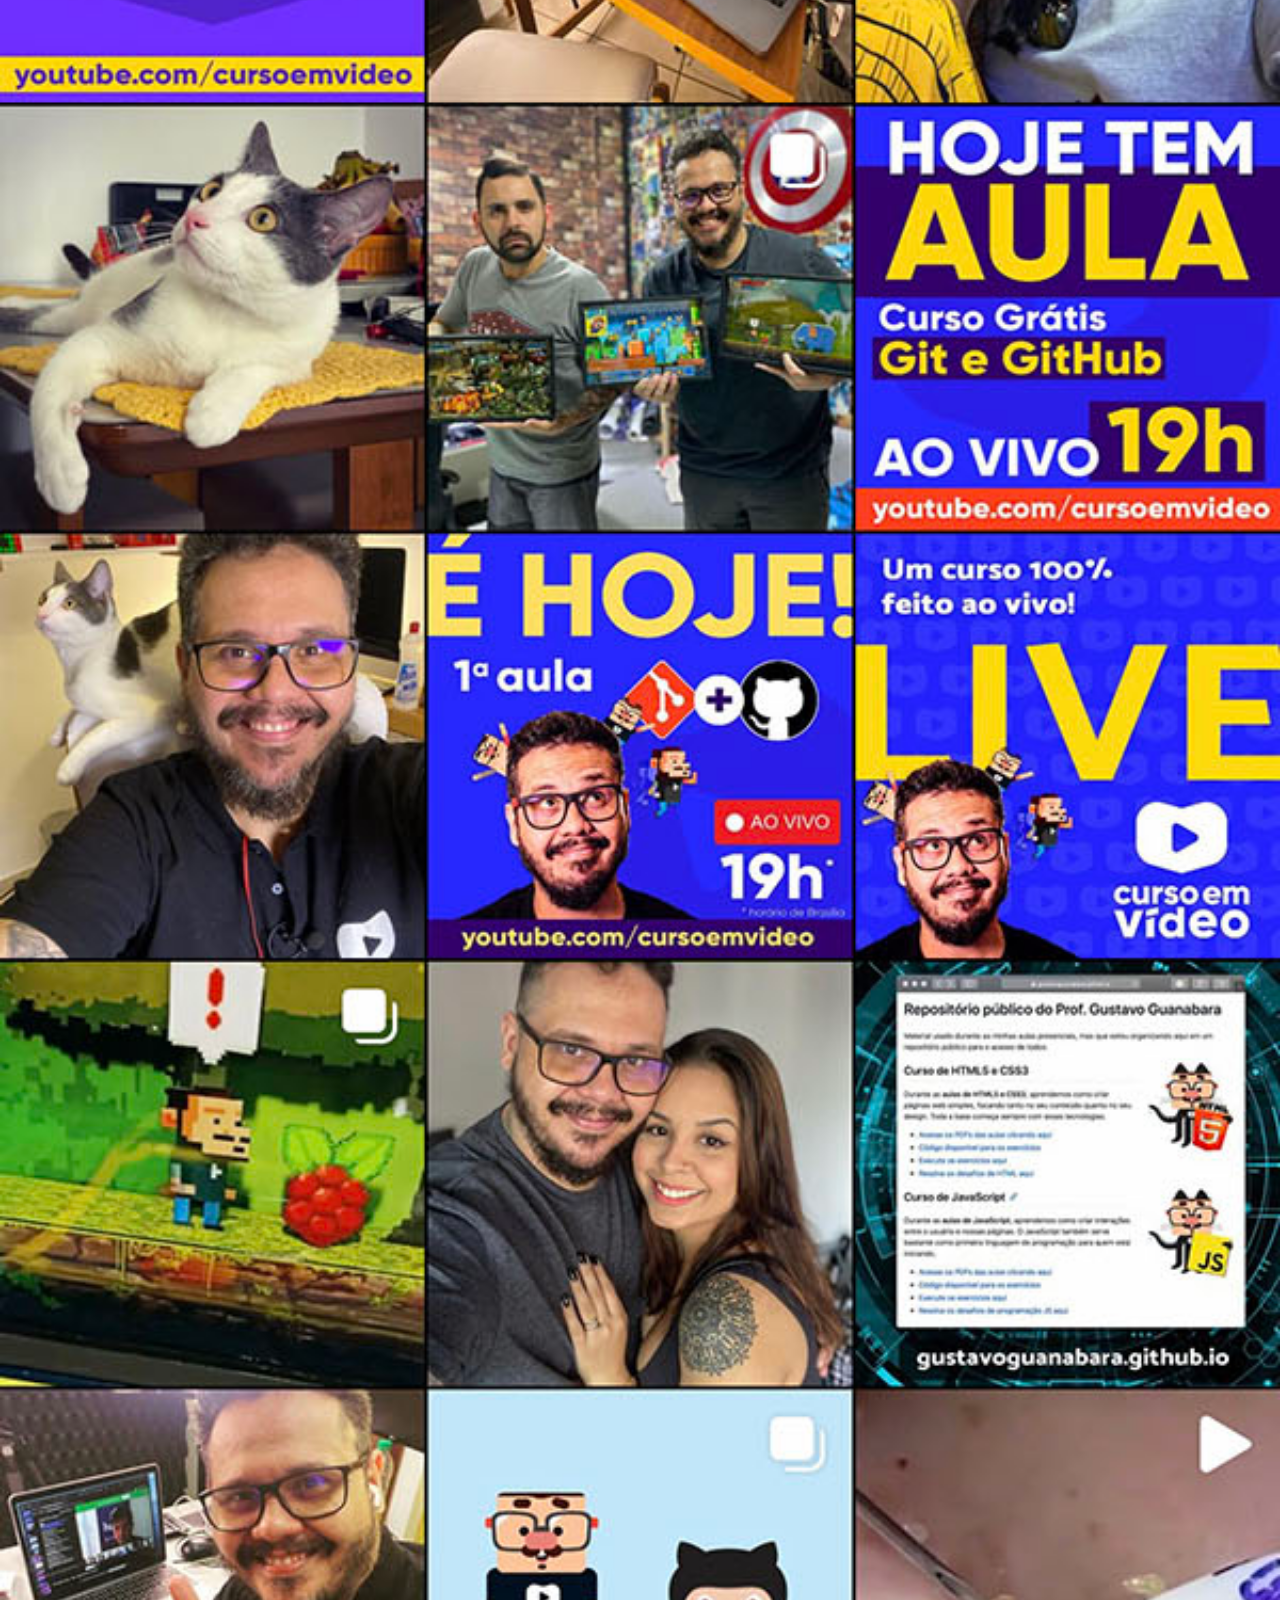
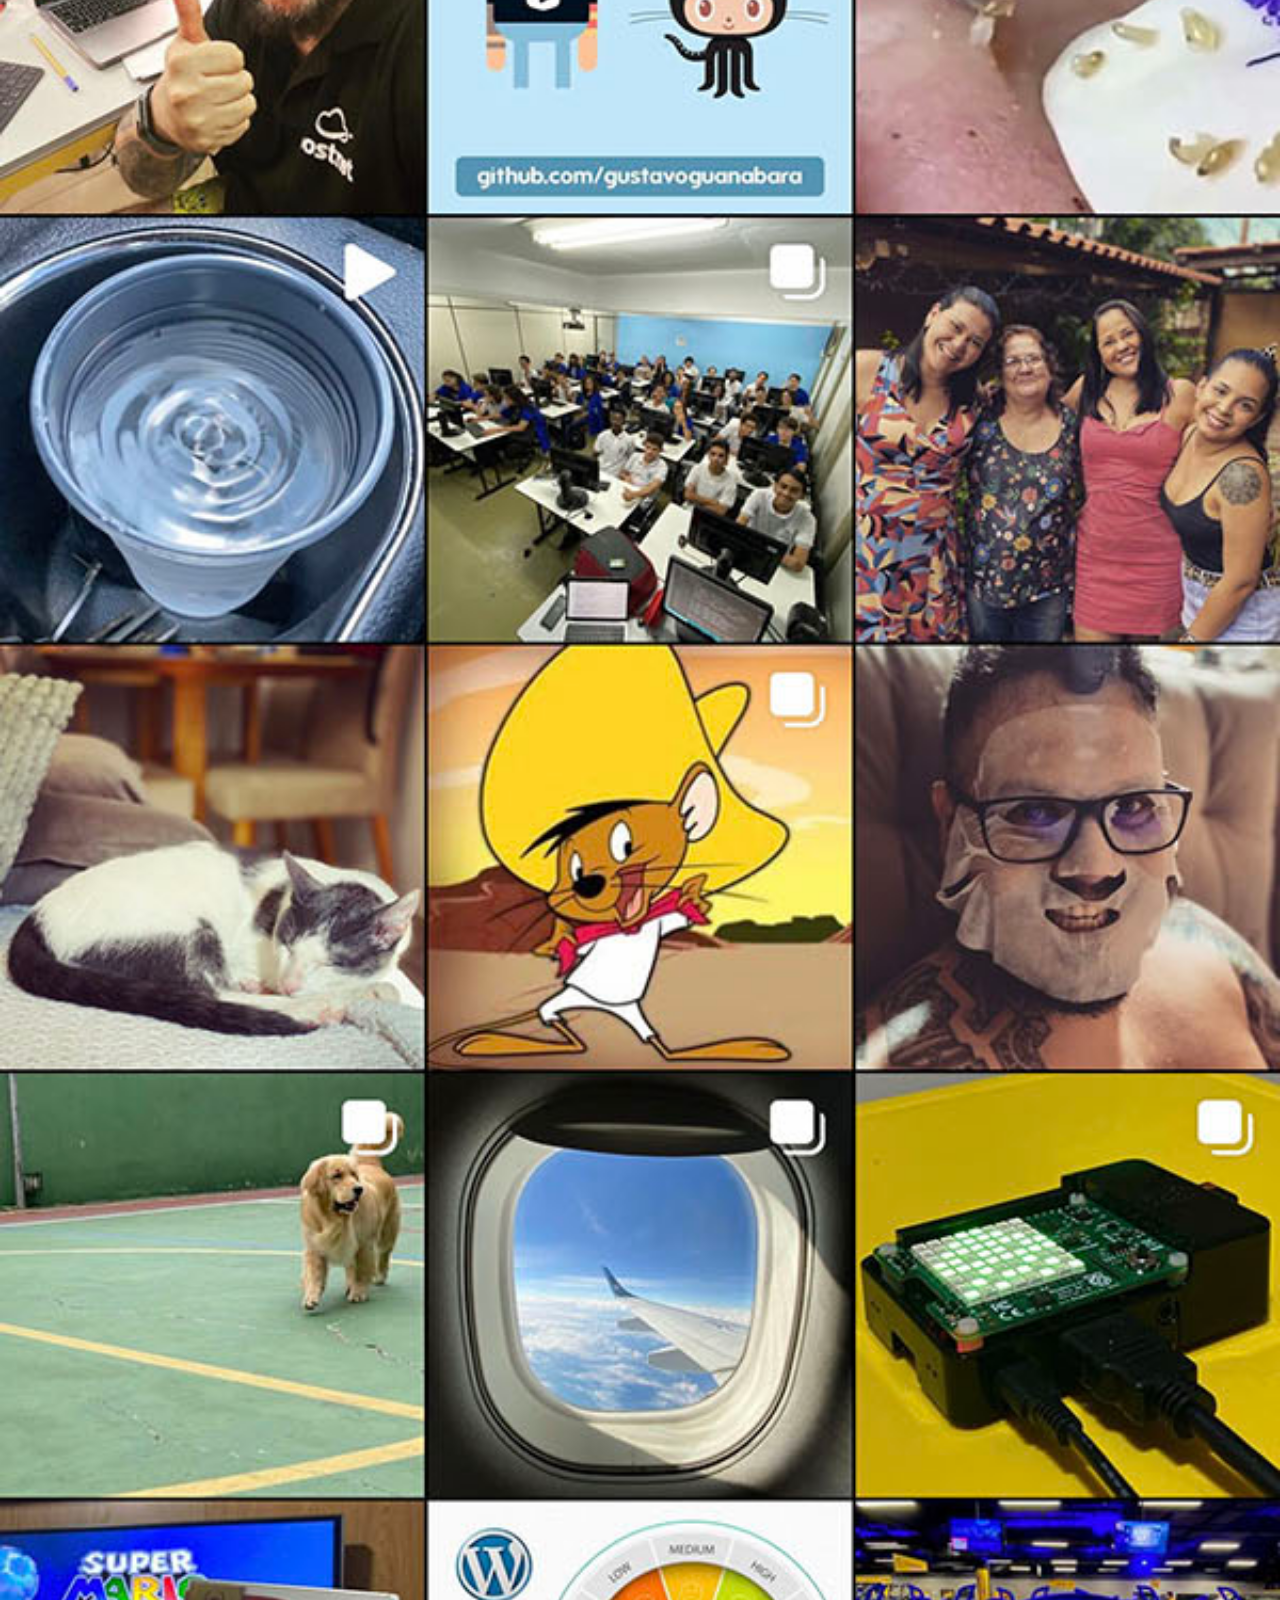
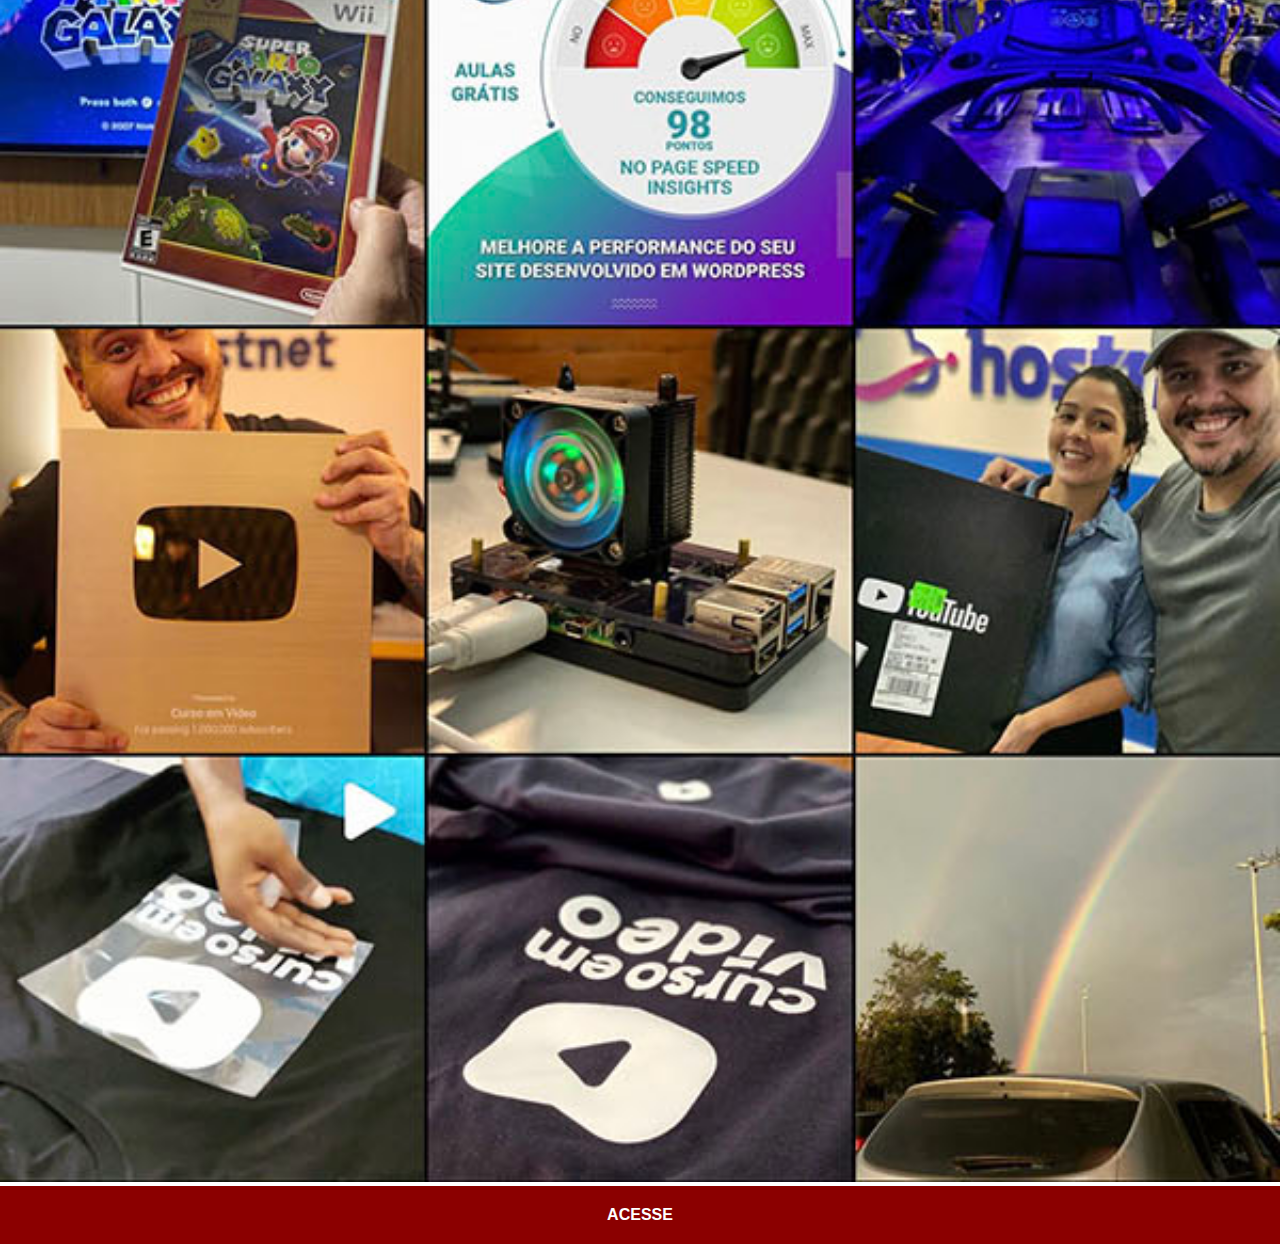
<file: instagram.html>
<!DOCTYPE html>
<html lang="pt-br">
<head>
    <meta charset="UTF-8">
    <meta name="viewport" content="width=device-width, initial-scale=1.0">
    <title>Instagram</title>
    <link rel="stylesheet" href="estilos/social.css">
</head>
<body>
    <img src="imagens/tela-instagram.jpg" alt="Instagram">

    <a href="https://www.instagram.com/gustavoguanabara/" target="_blank">ACESSE</a>
</body>
</html>
</file>
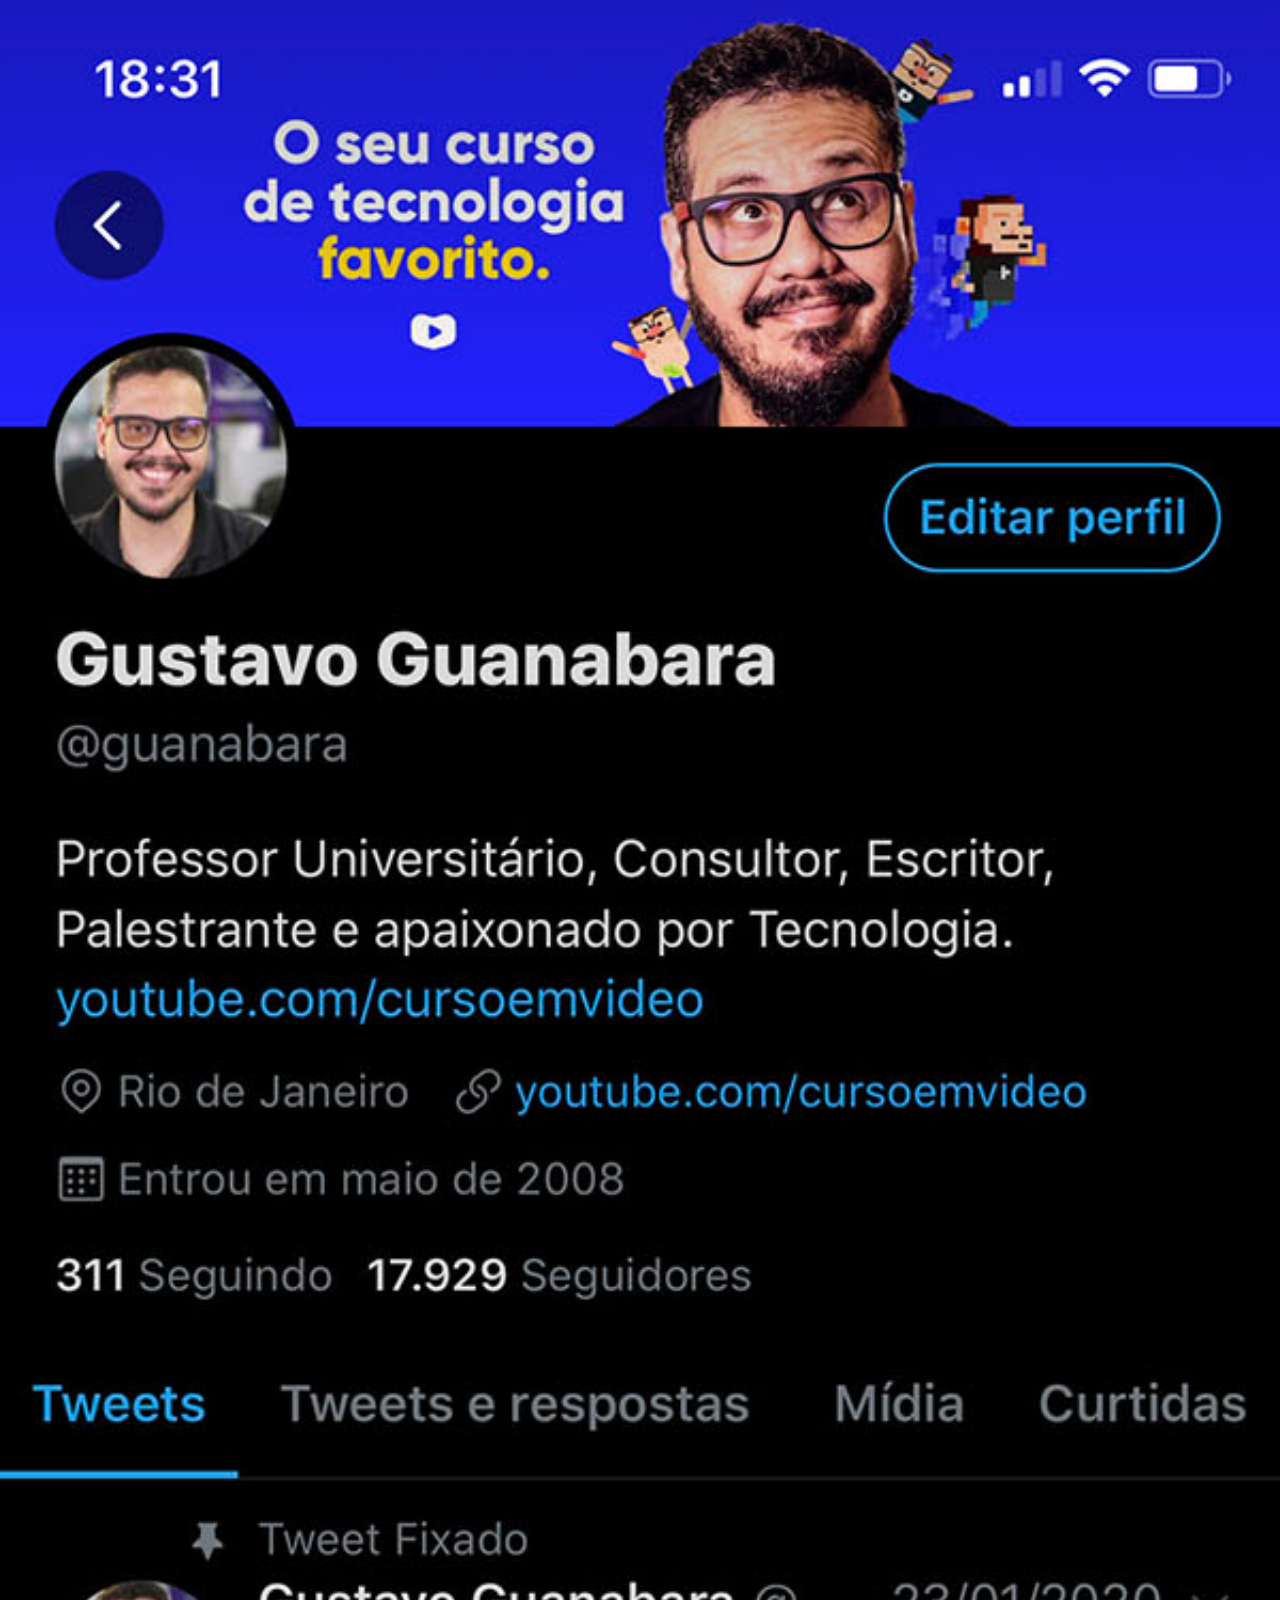
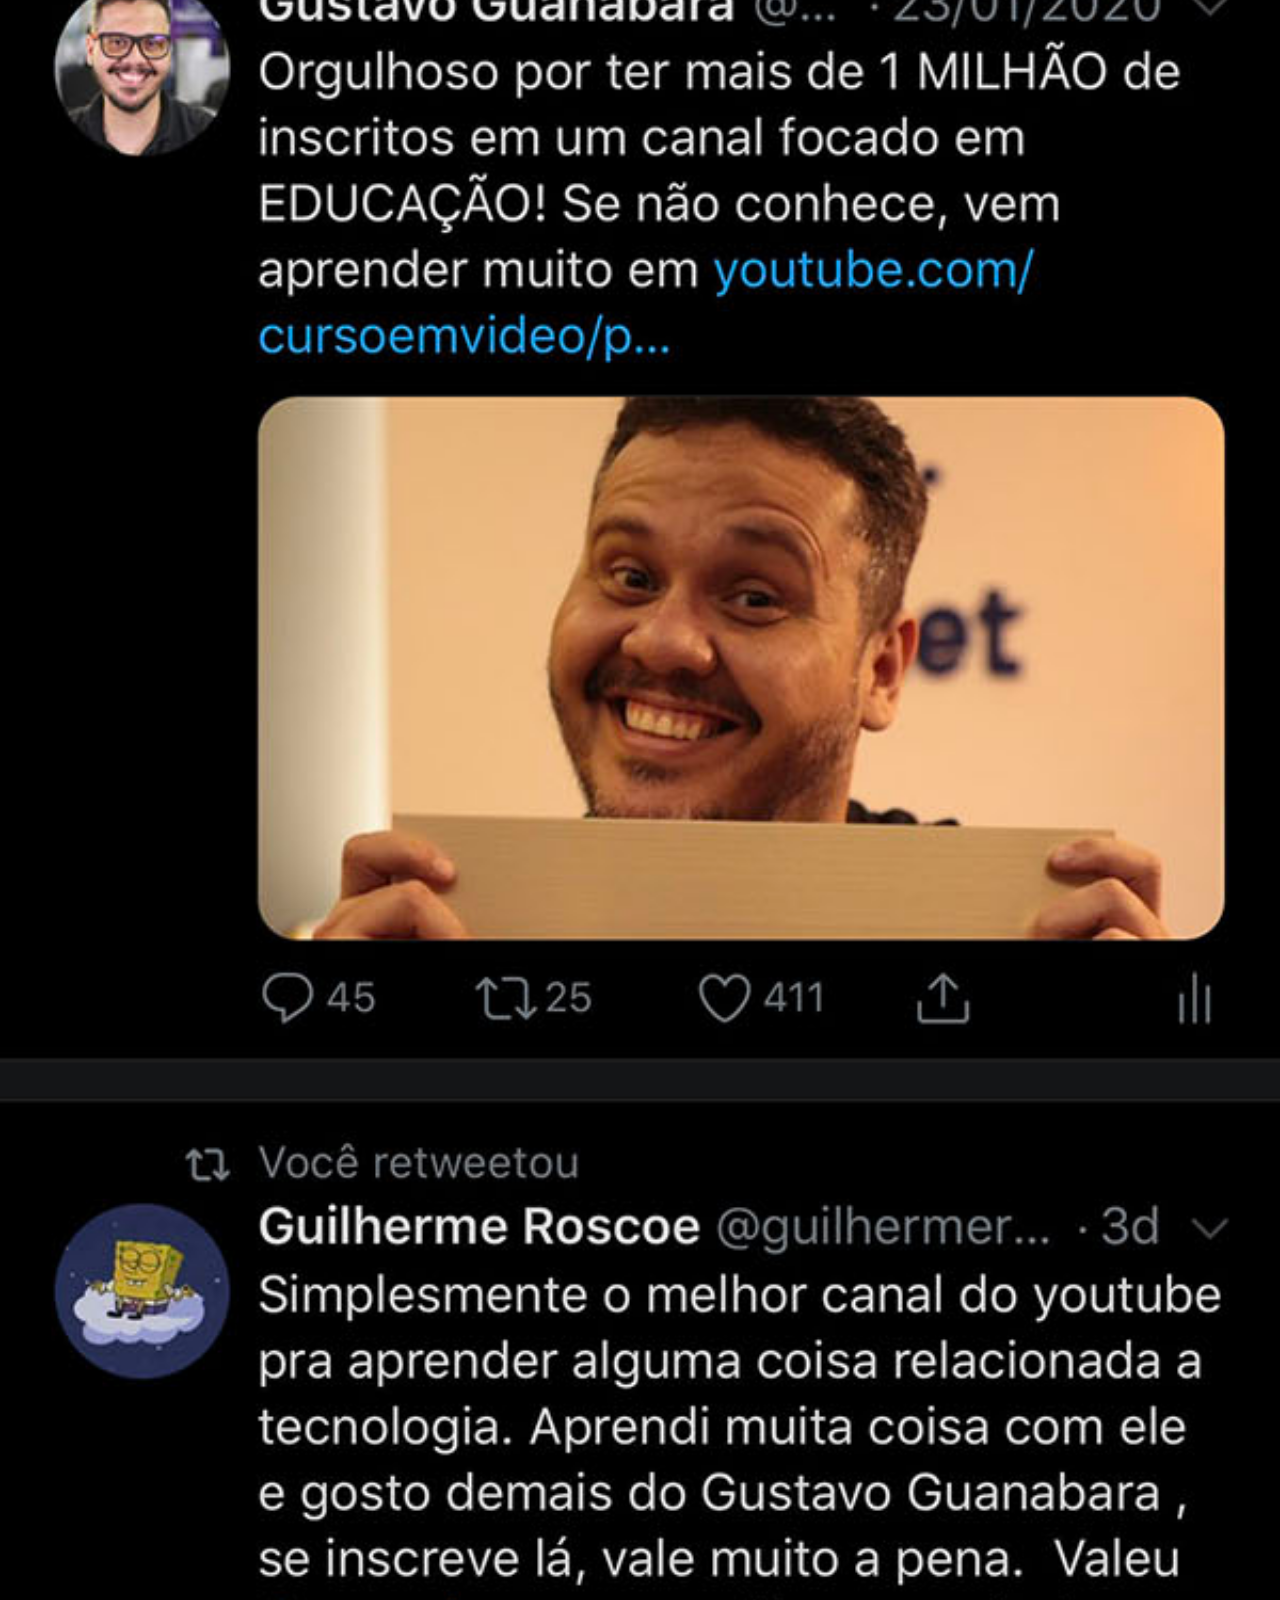
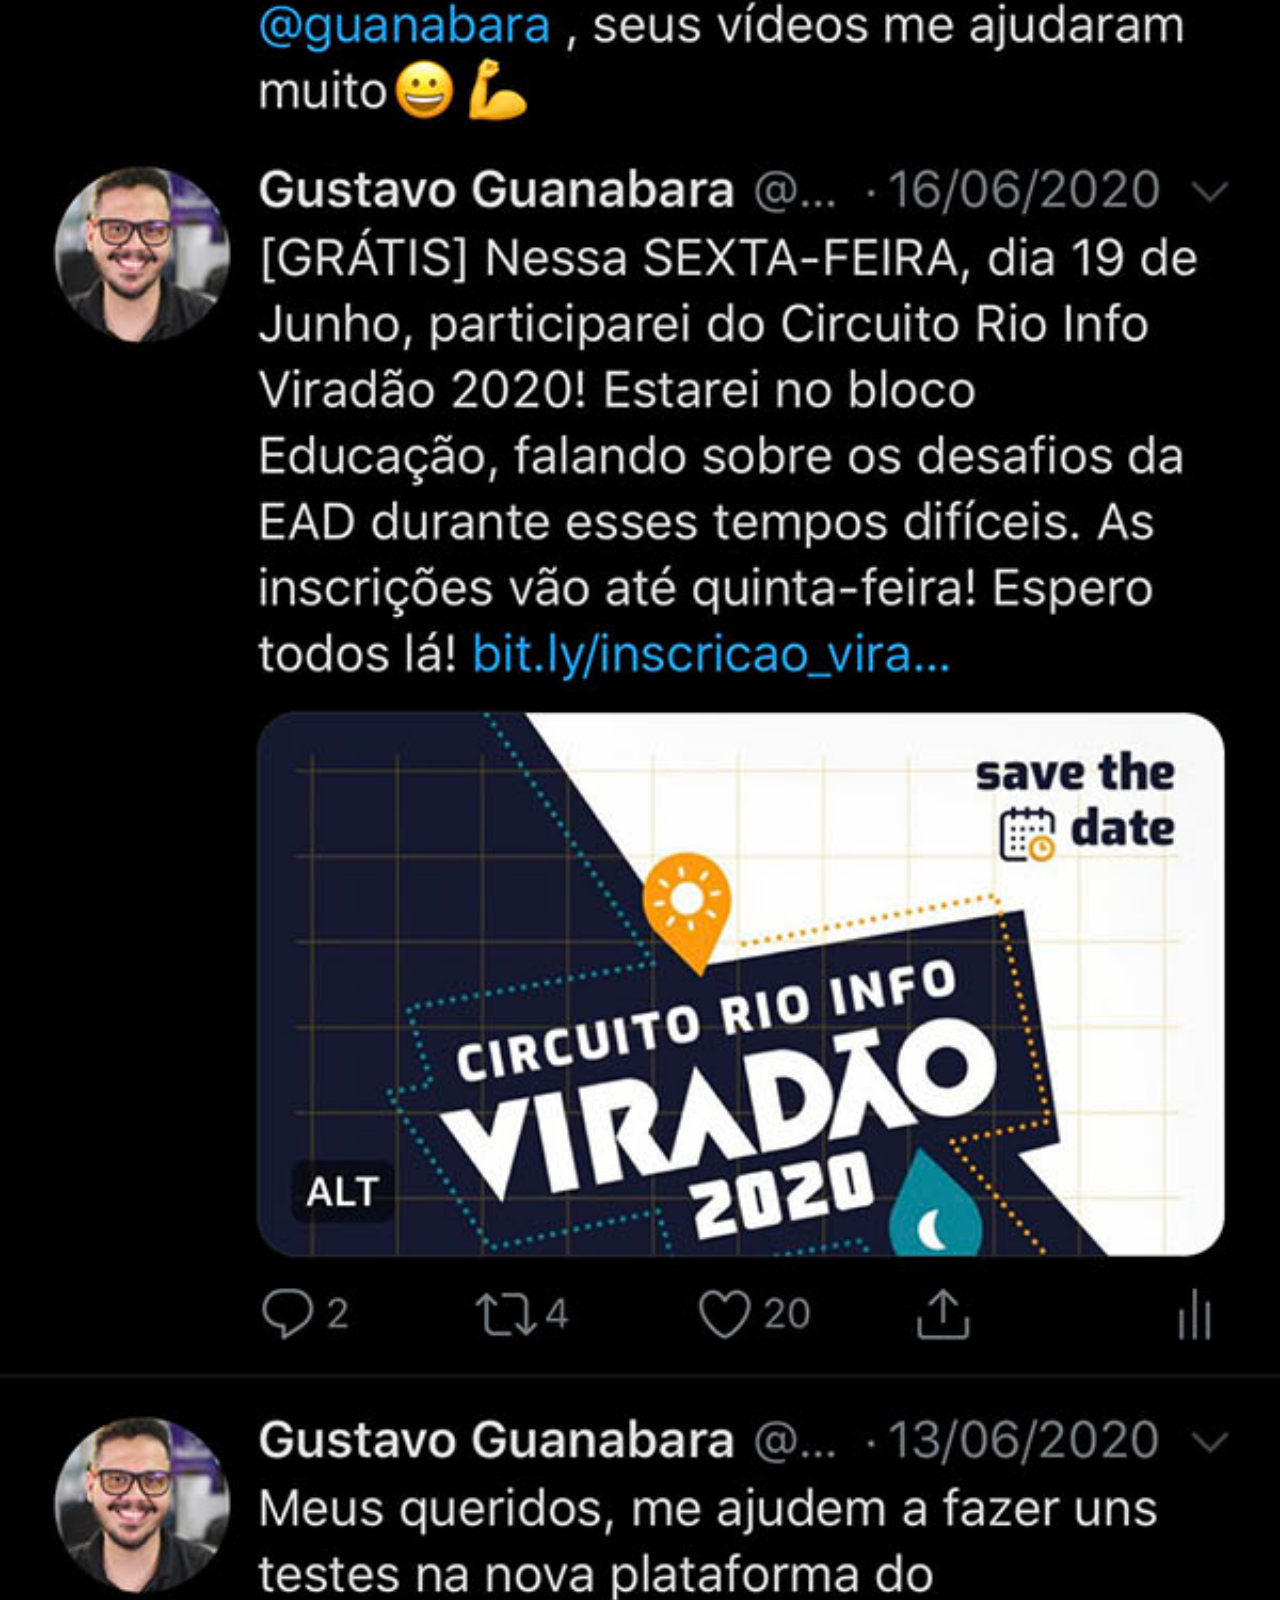
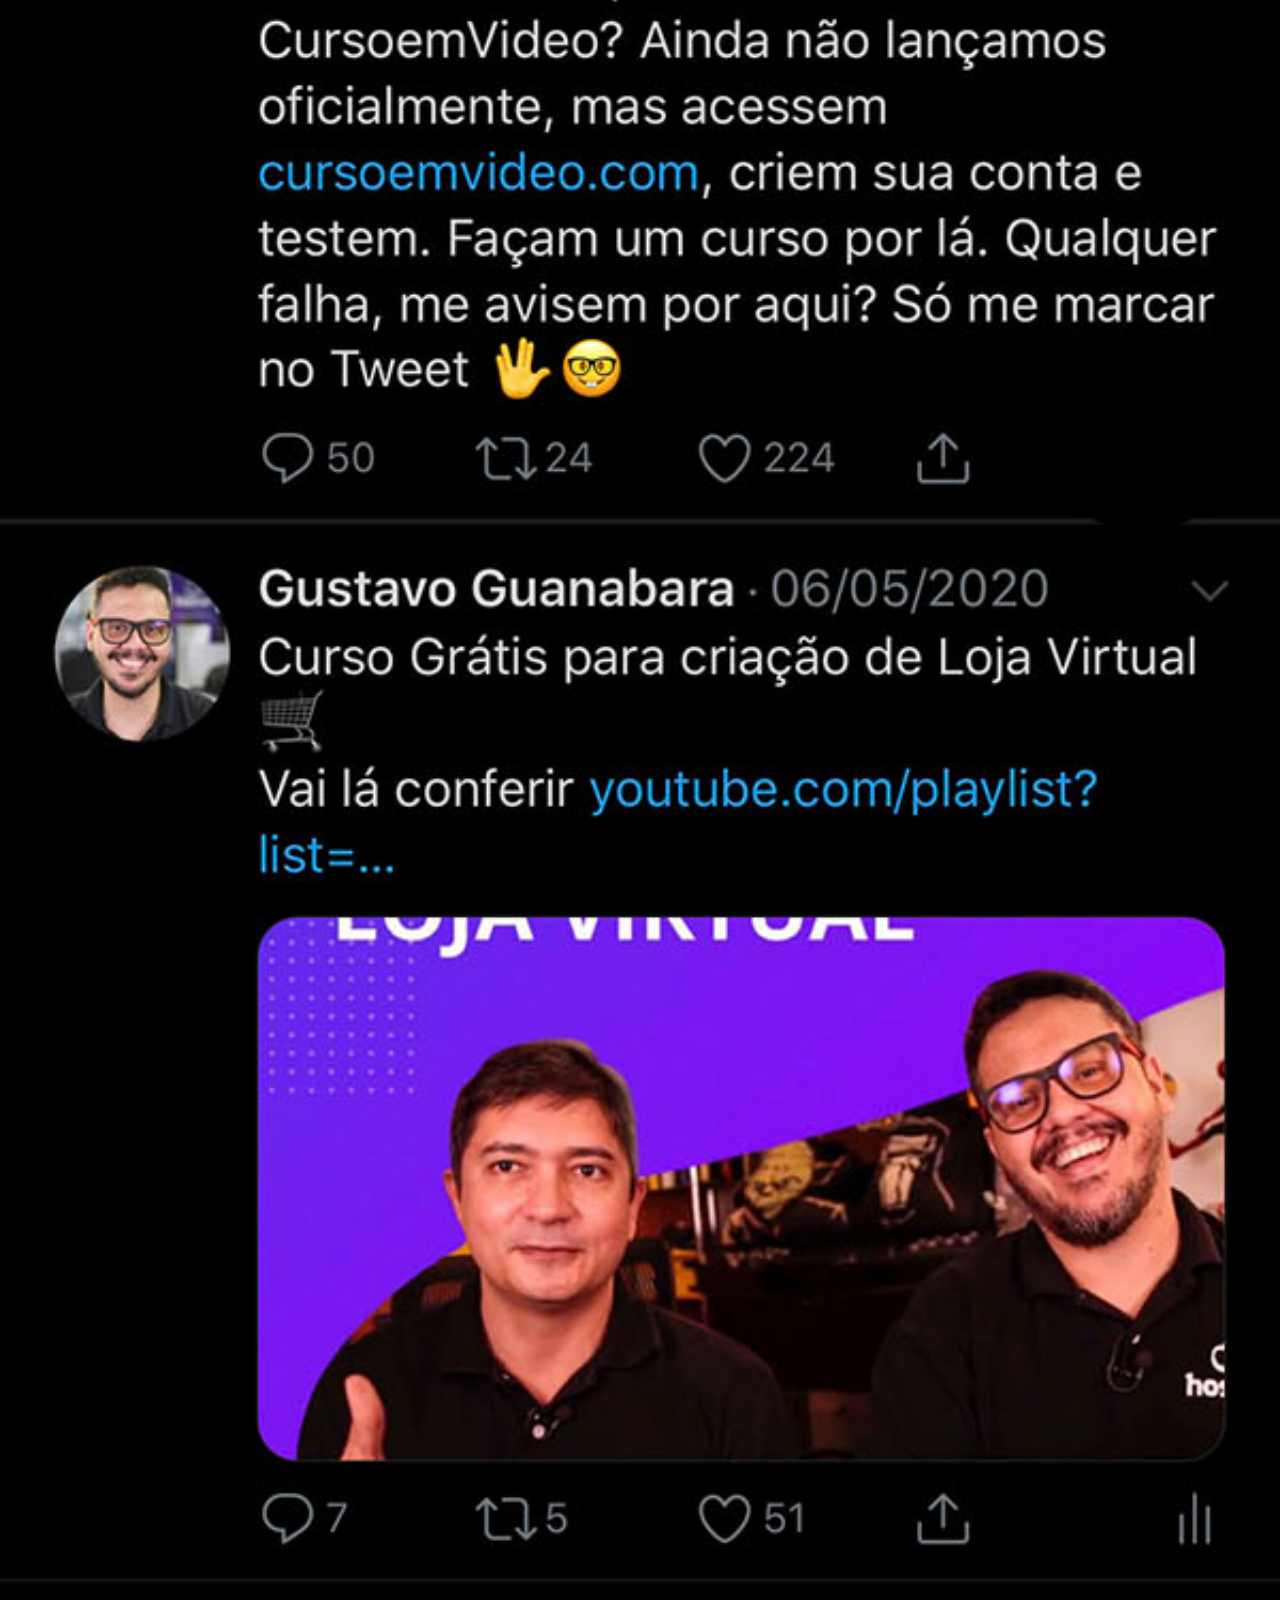
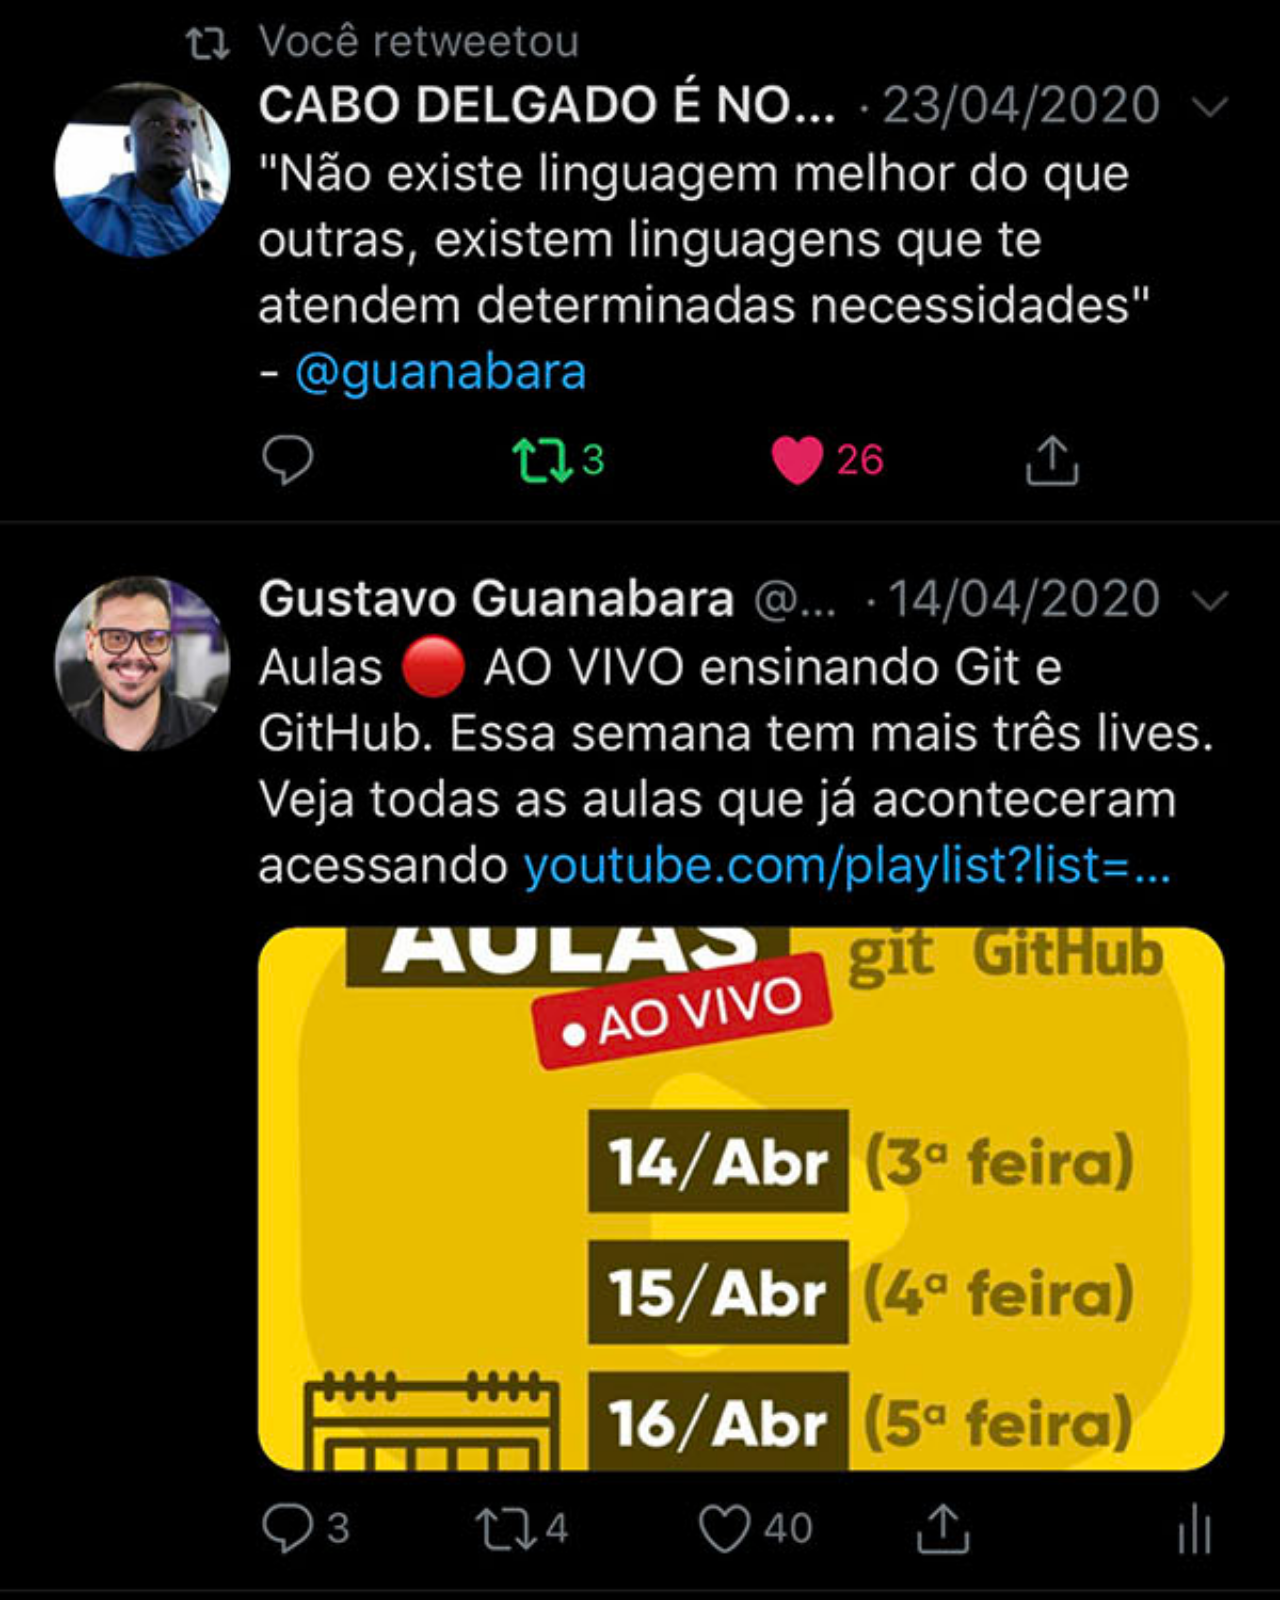
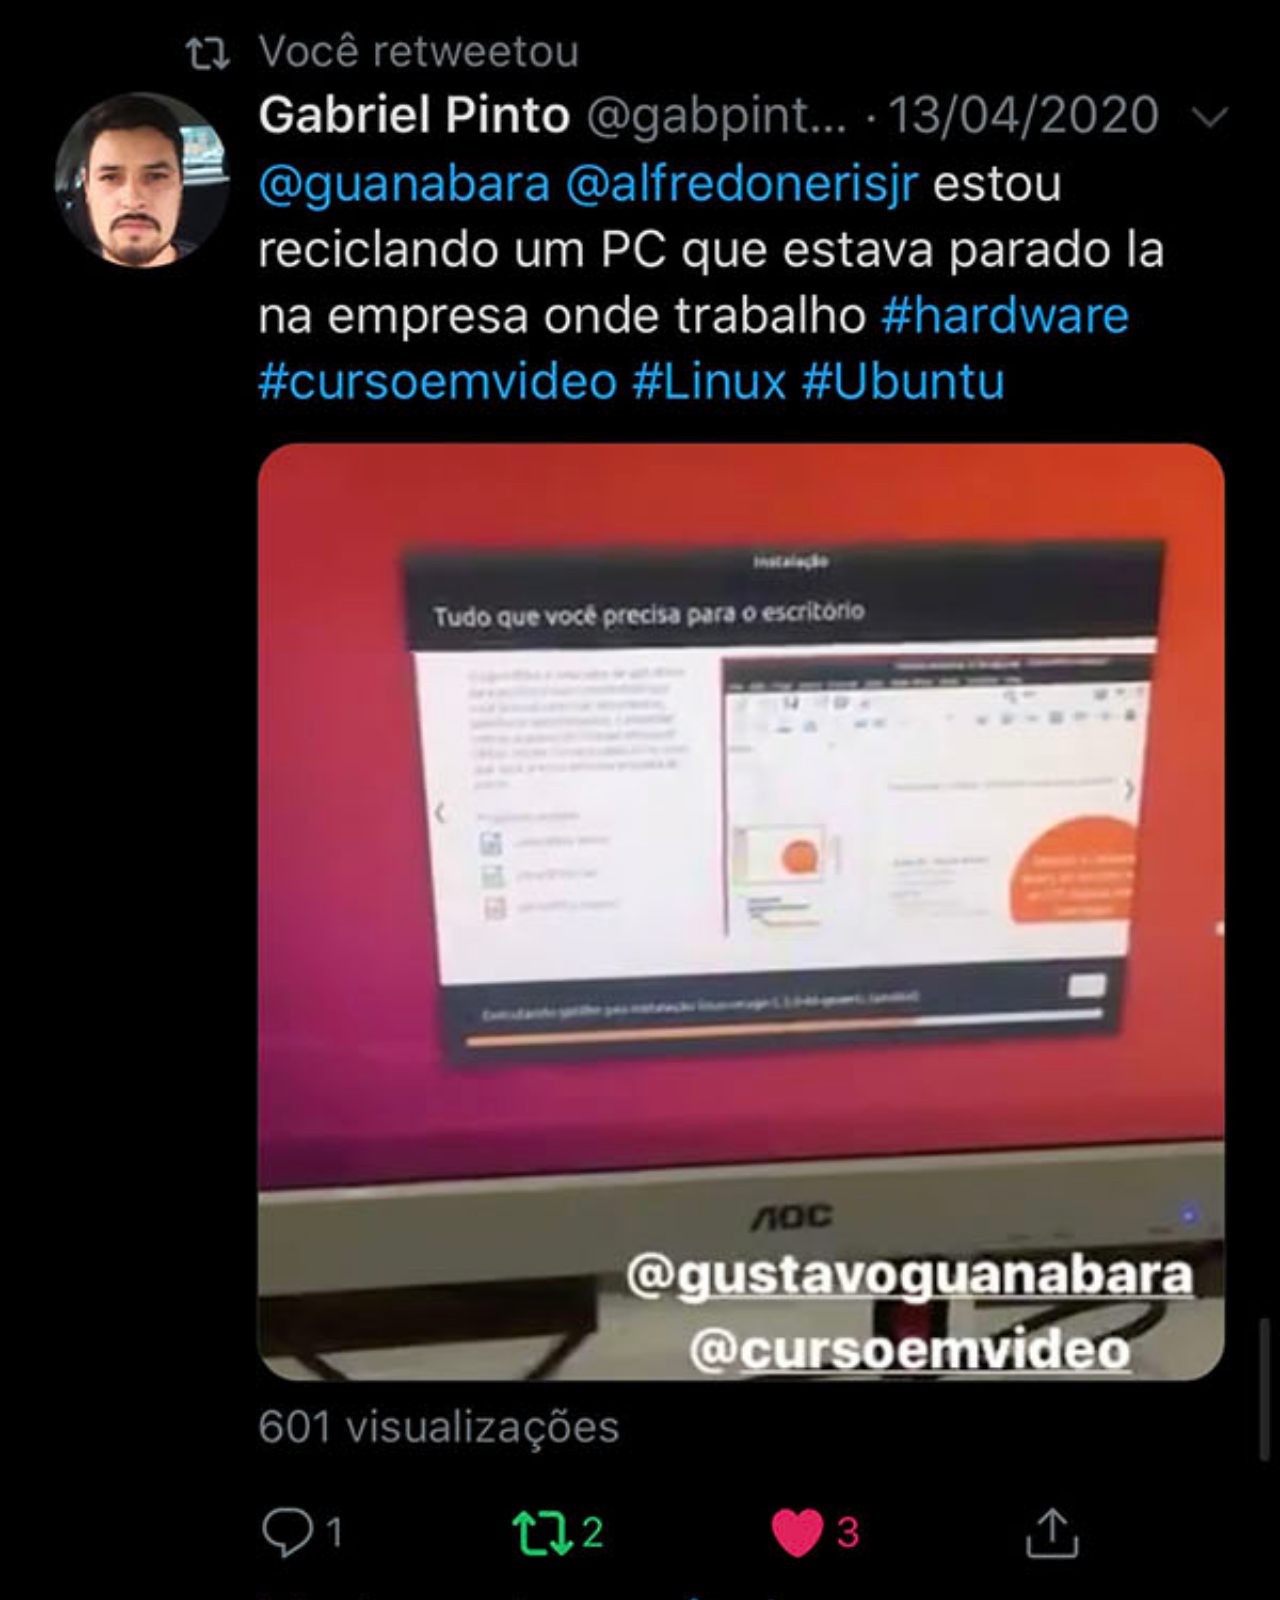
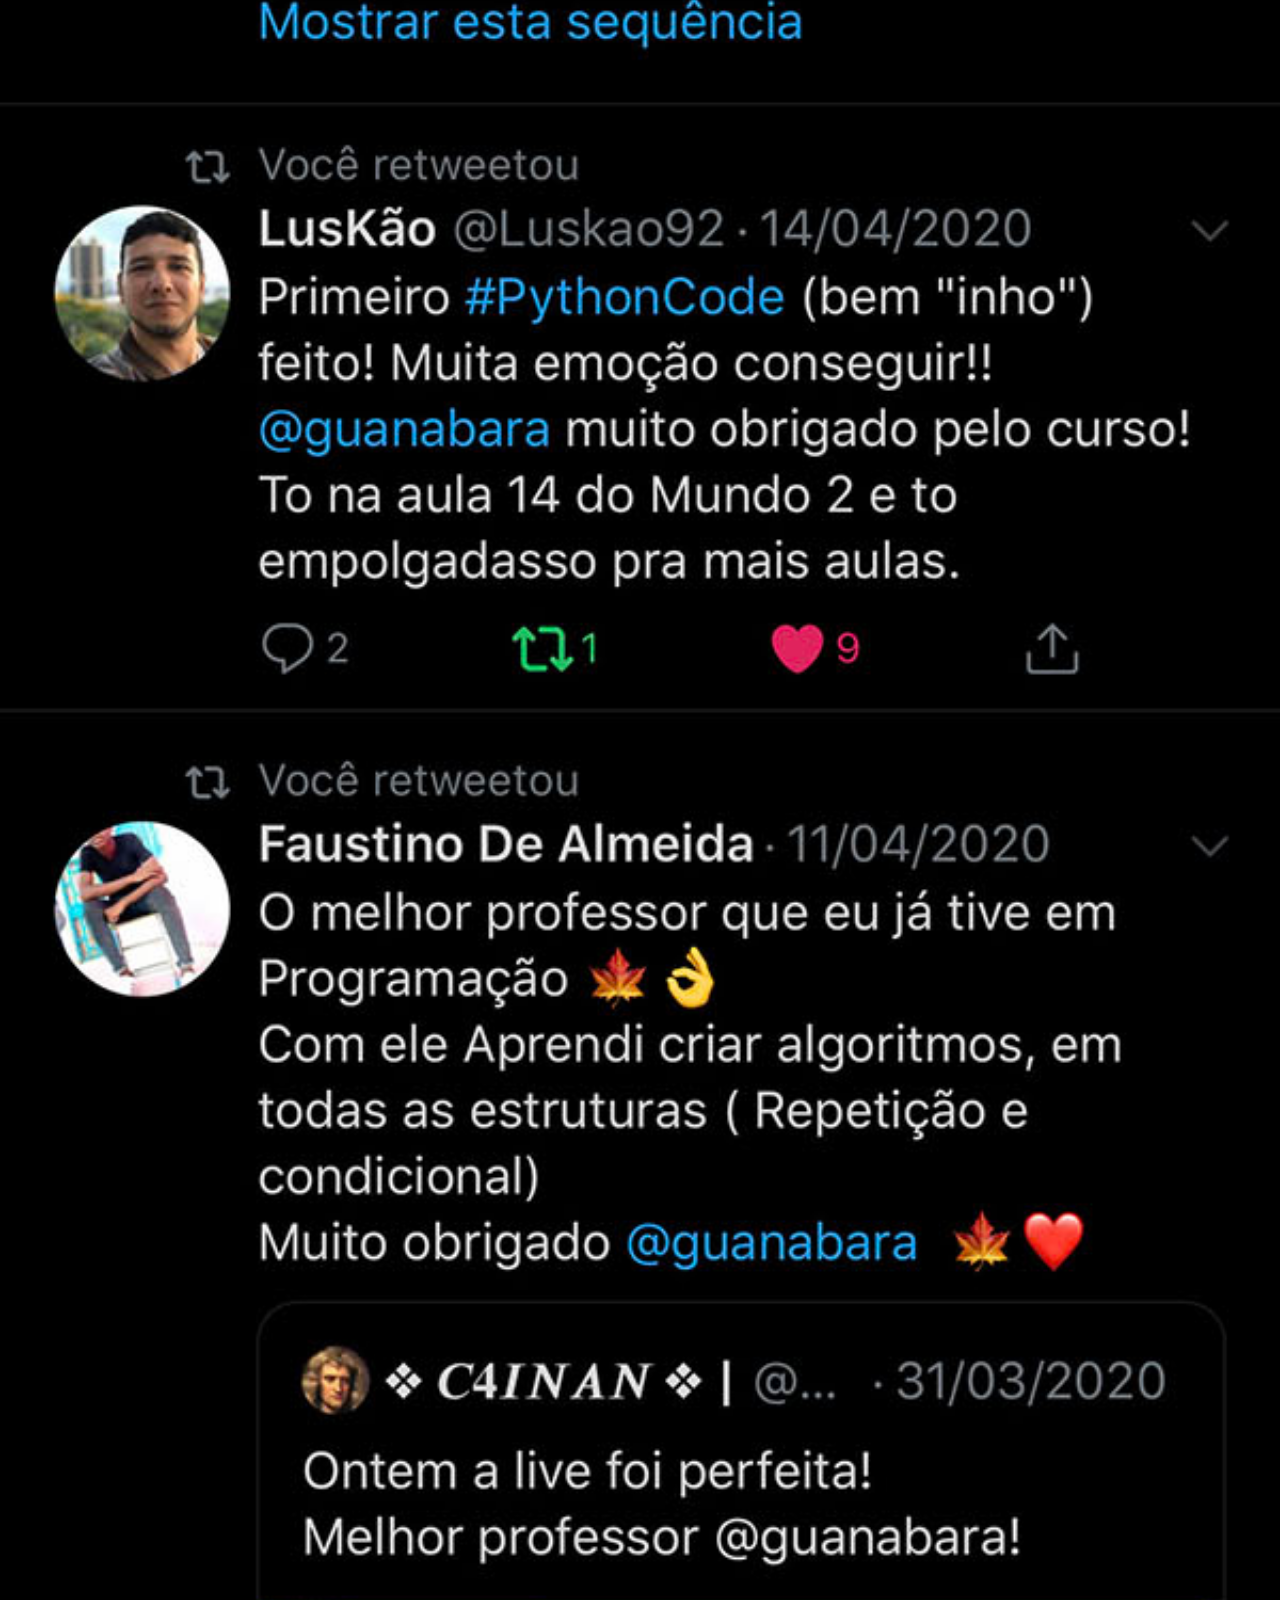
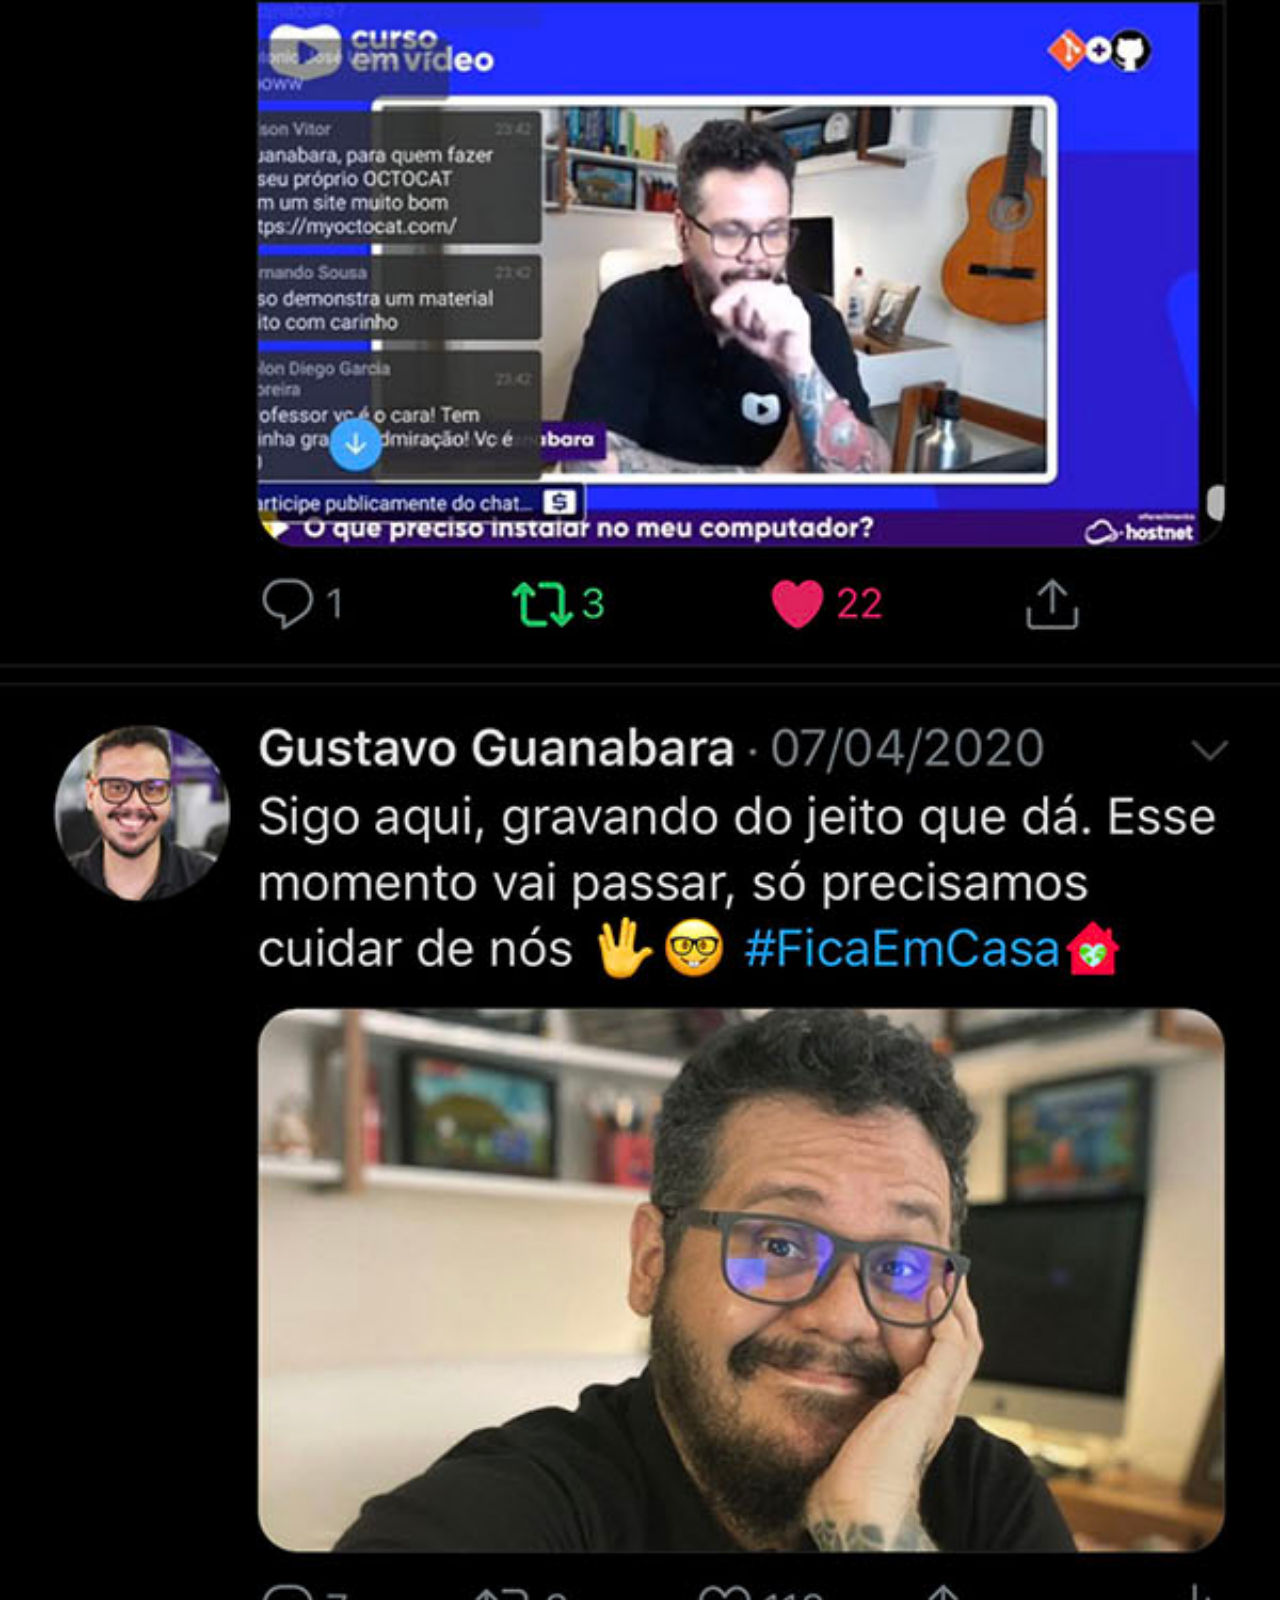
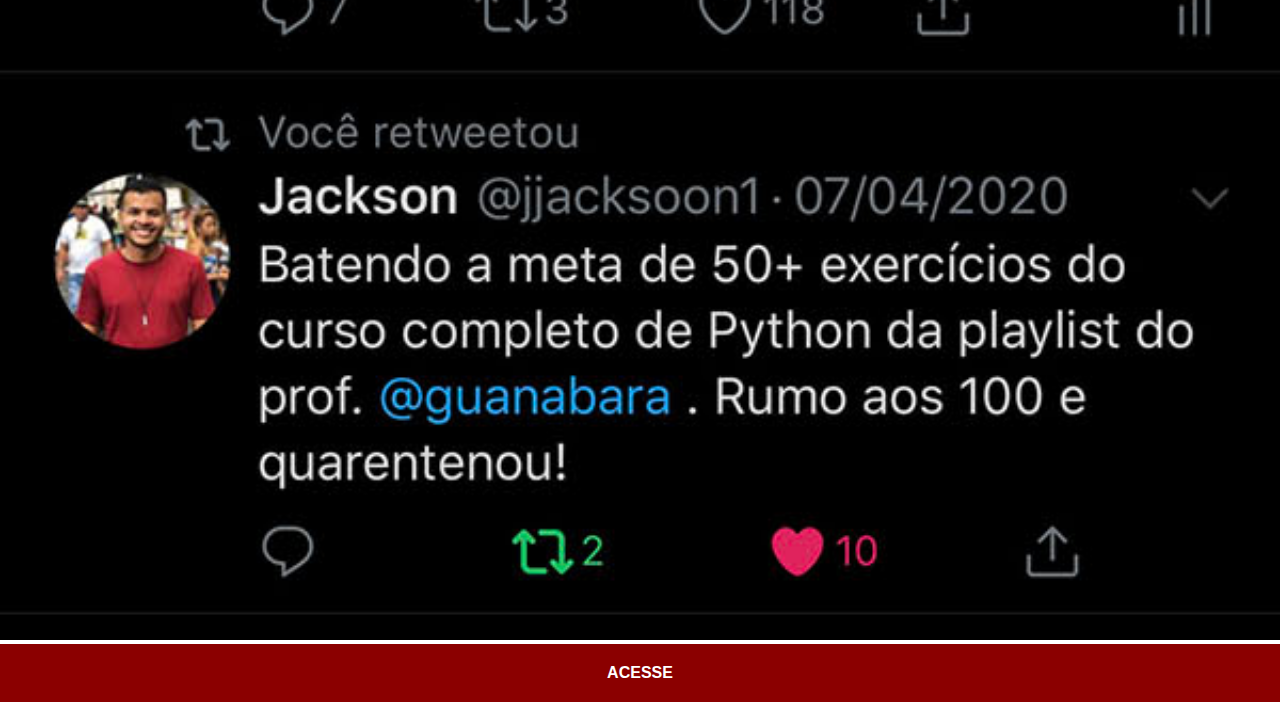
<file: twitter.html>
<!DOCTYPE html>
<html lang="pt-br">
<head>
    <meta charset="UTF-8">
    <meta name="viewport" content="width=device-width, initial-scale=1.0">
    <title>Twitter</title>
    <link rel="stylesheet" href="estilos/social.css">
</head>
<body>
    <img src="imagens/tela-twitter.jpg" alt="Twitter">

    <a href="https://x.com/guanabara?ref_src=twsrc%5Egoogle%7Ctwcamp%5Eserp%7Ctwgr%5Eauthor" target="_blank">ACESSE</a>
</body>
</html>
</file>
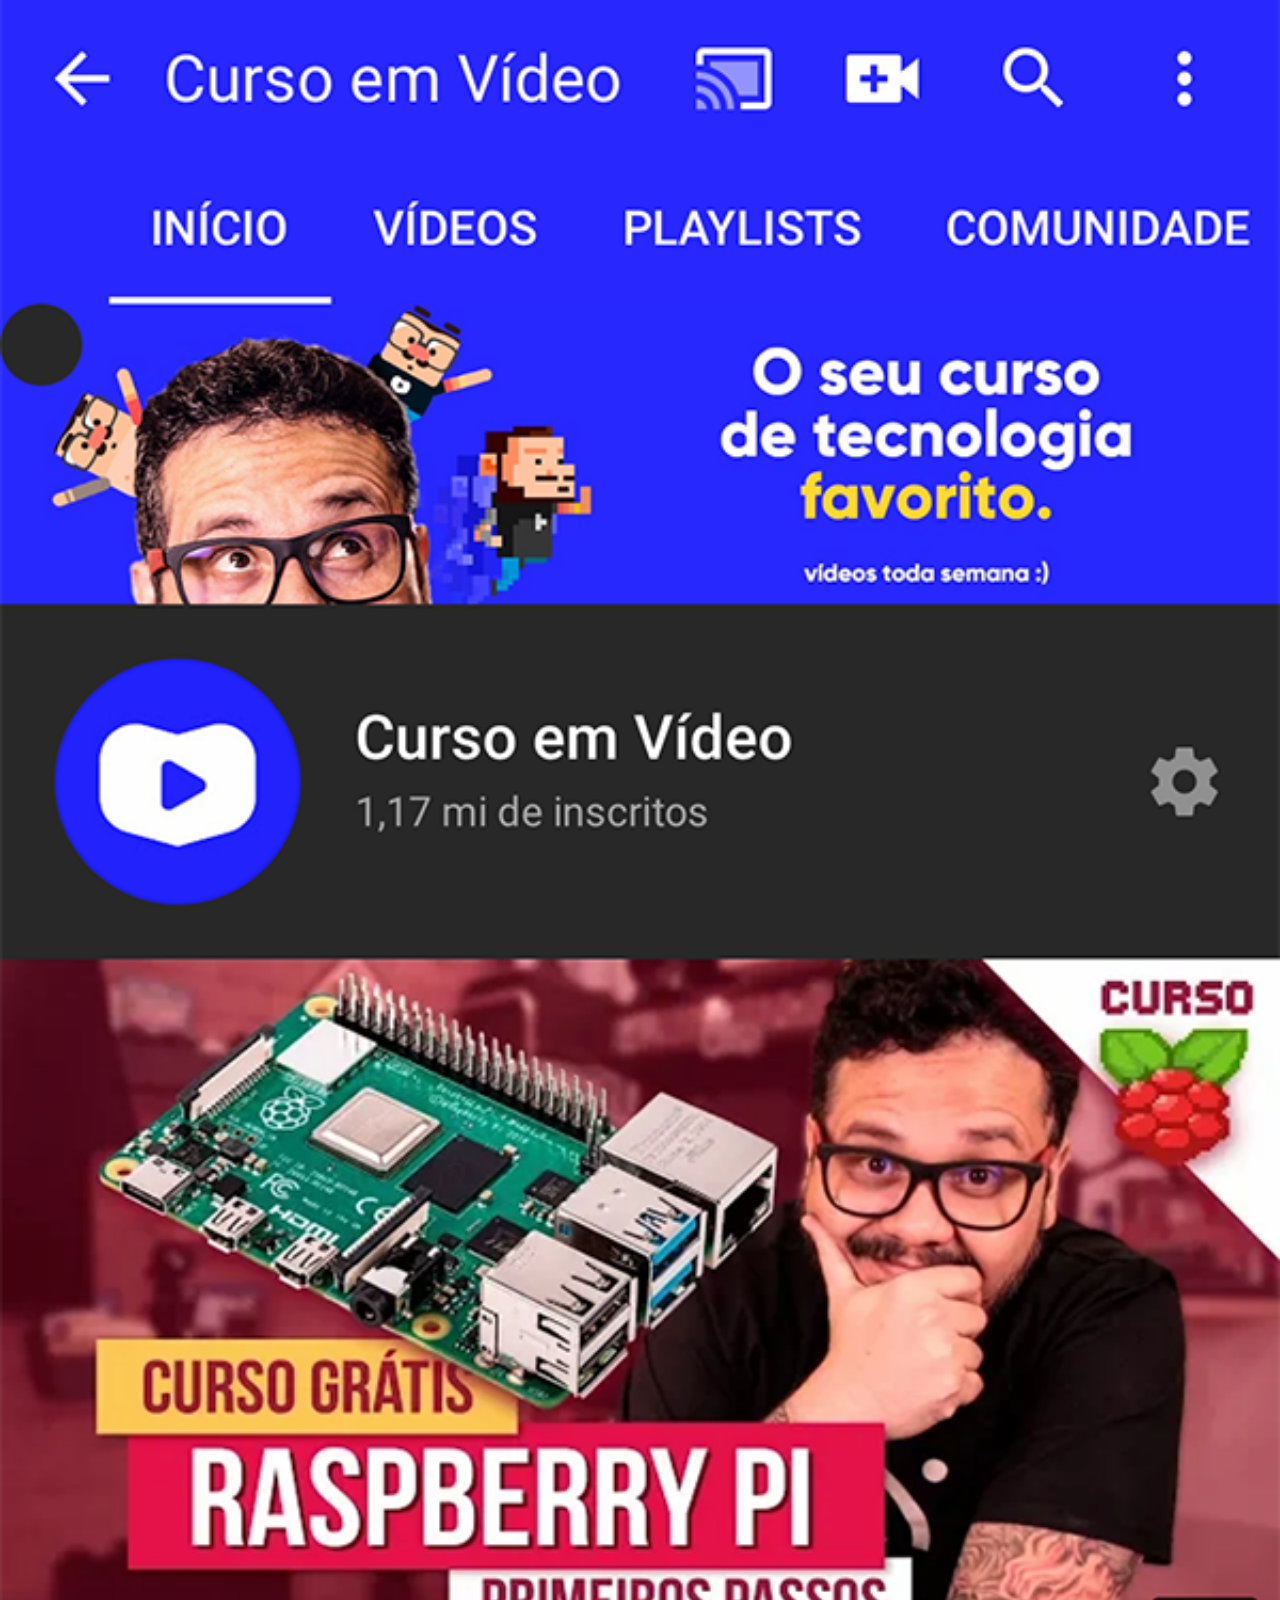
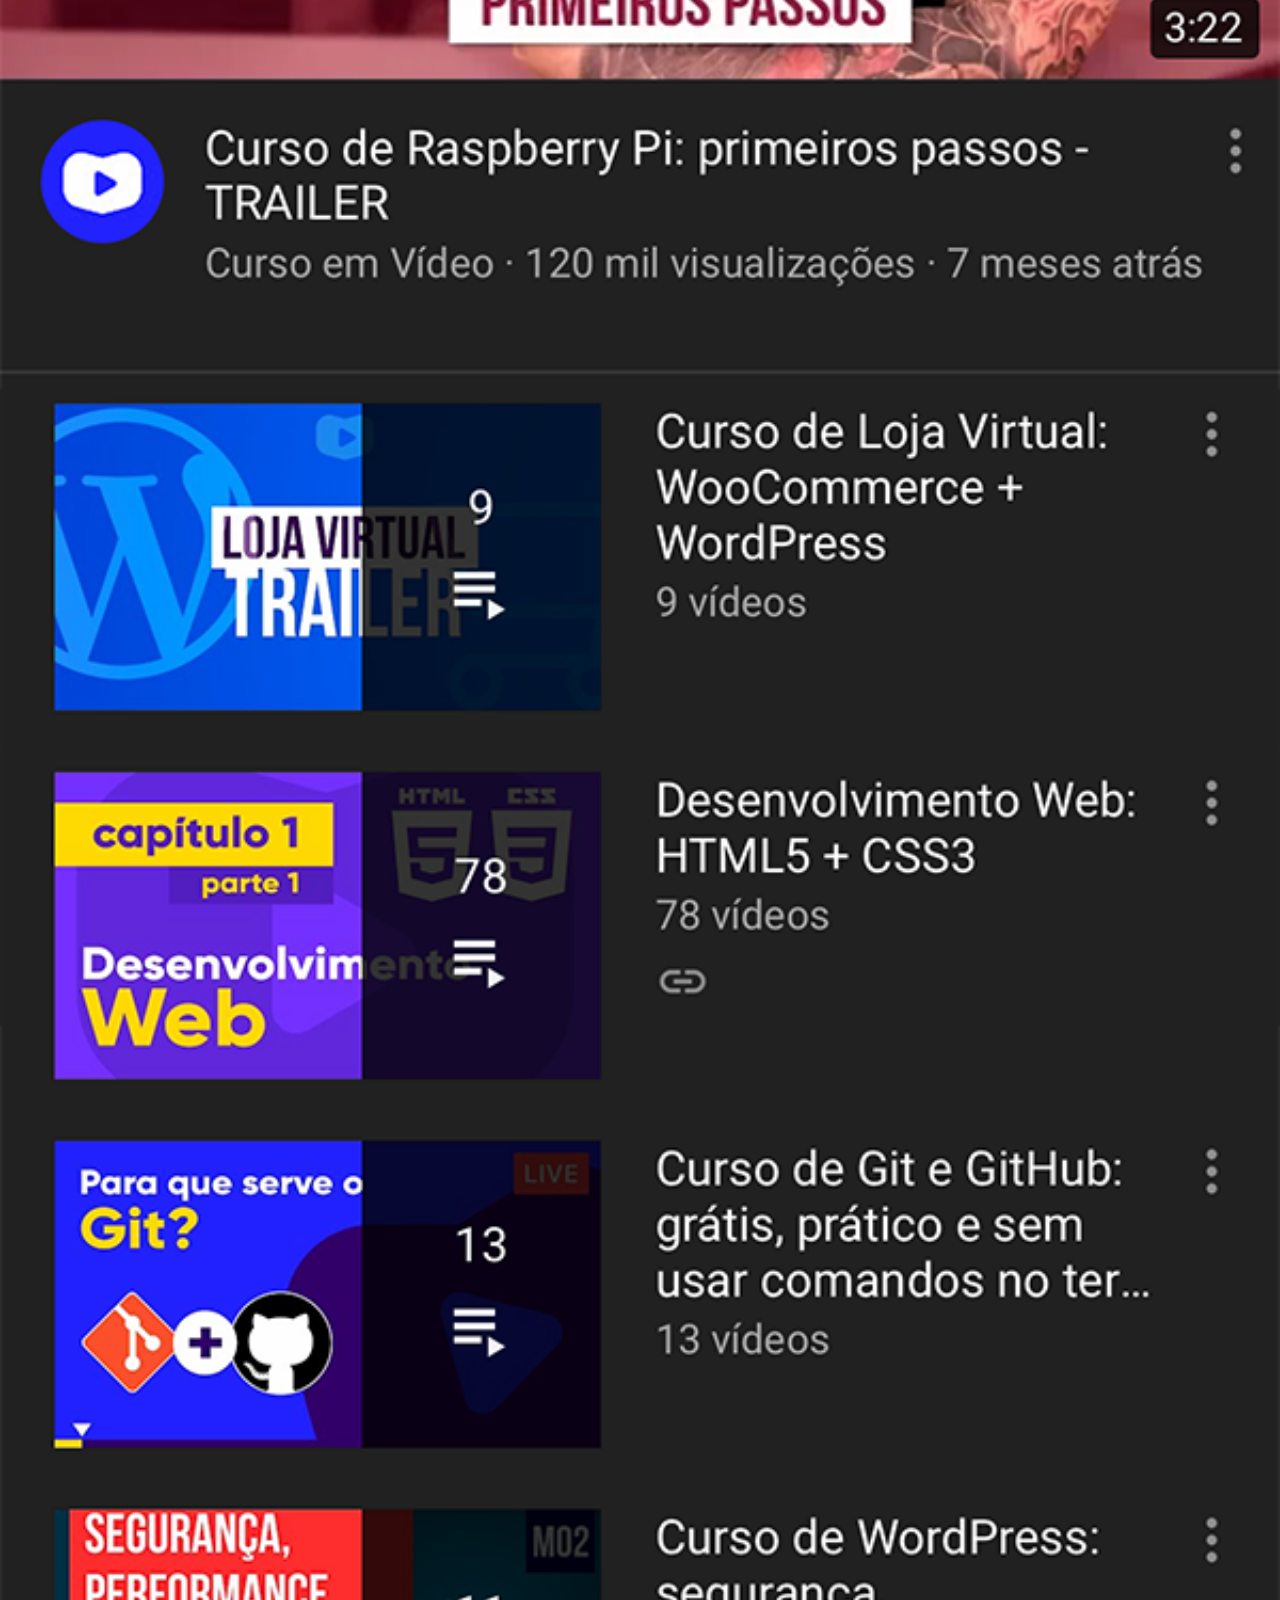
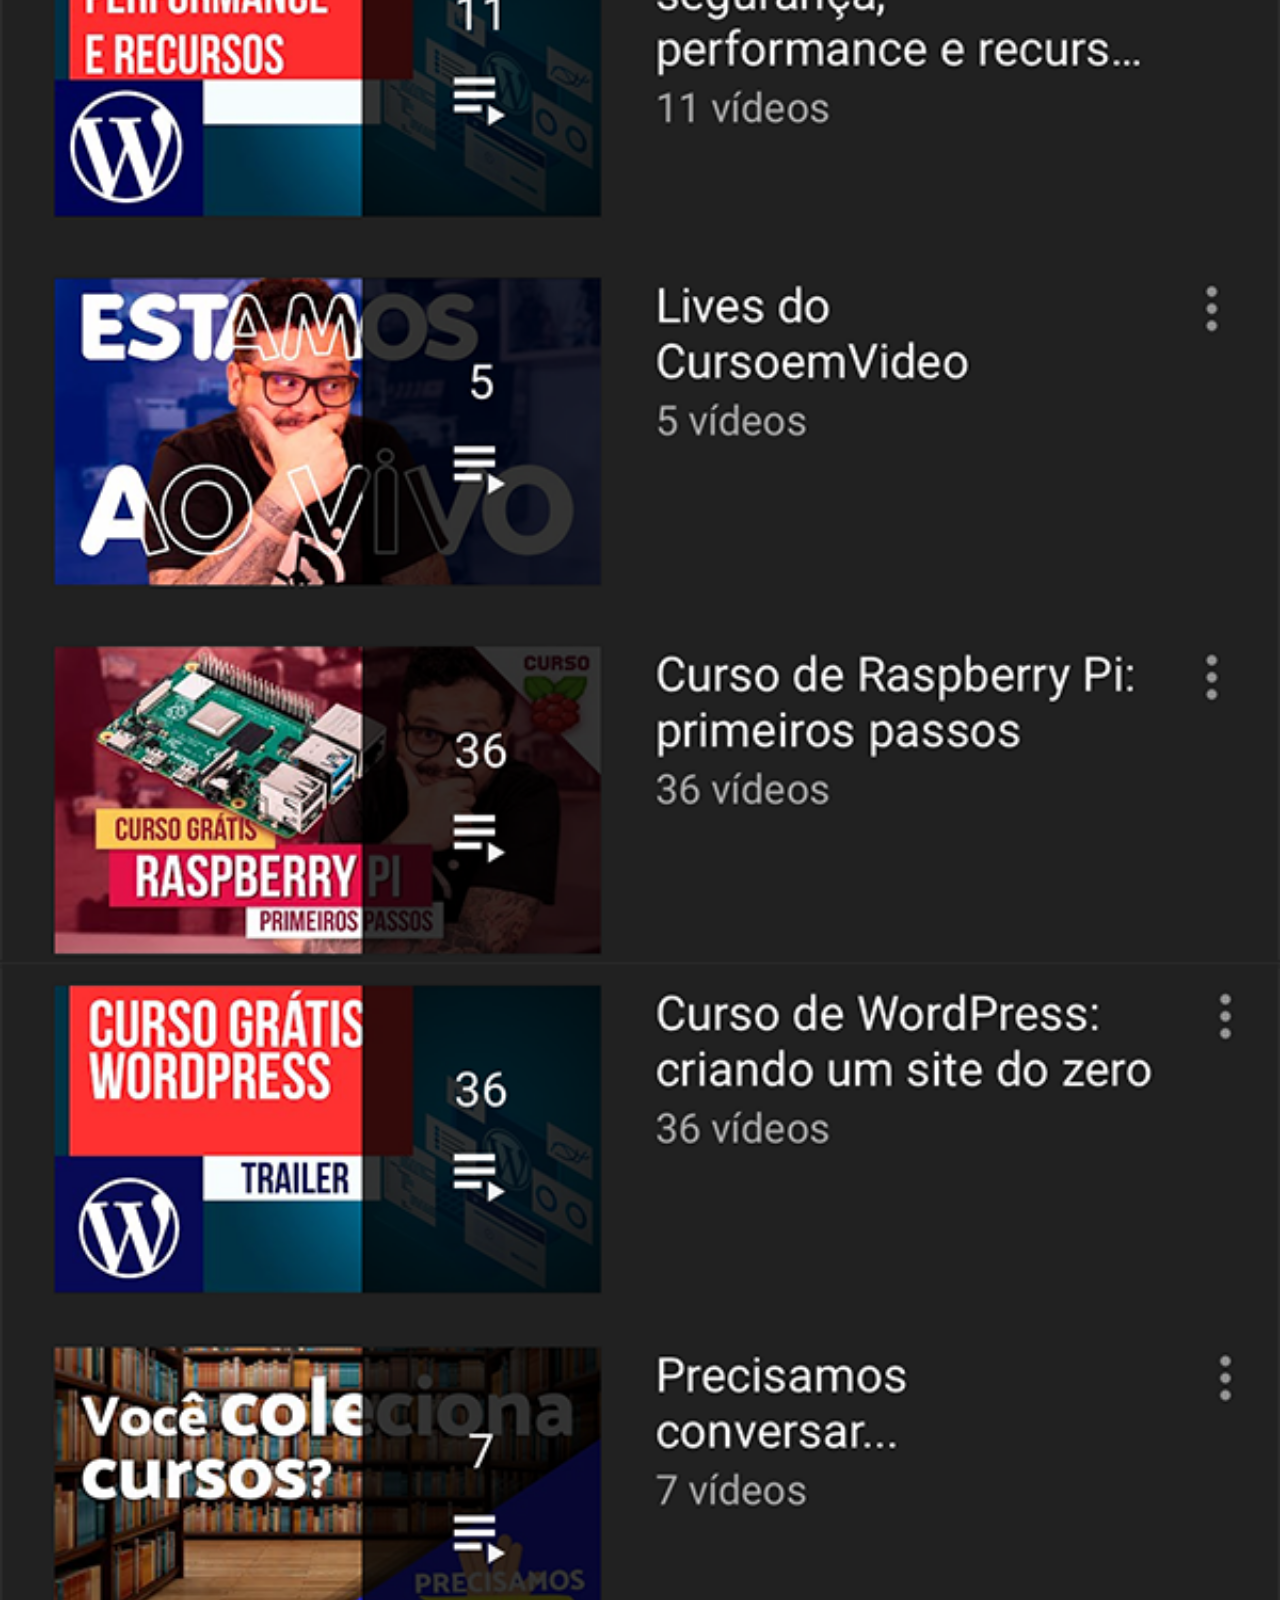
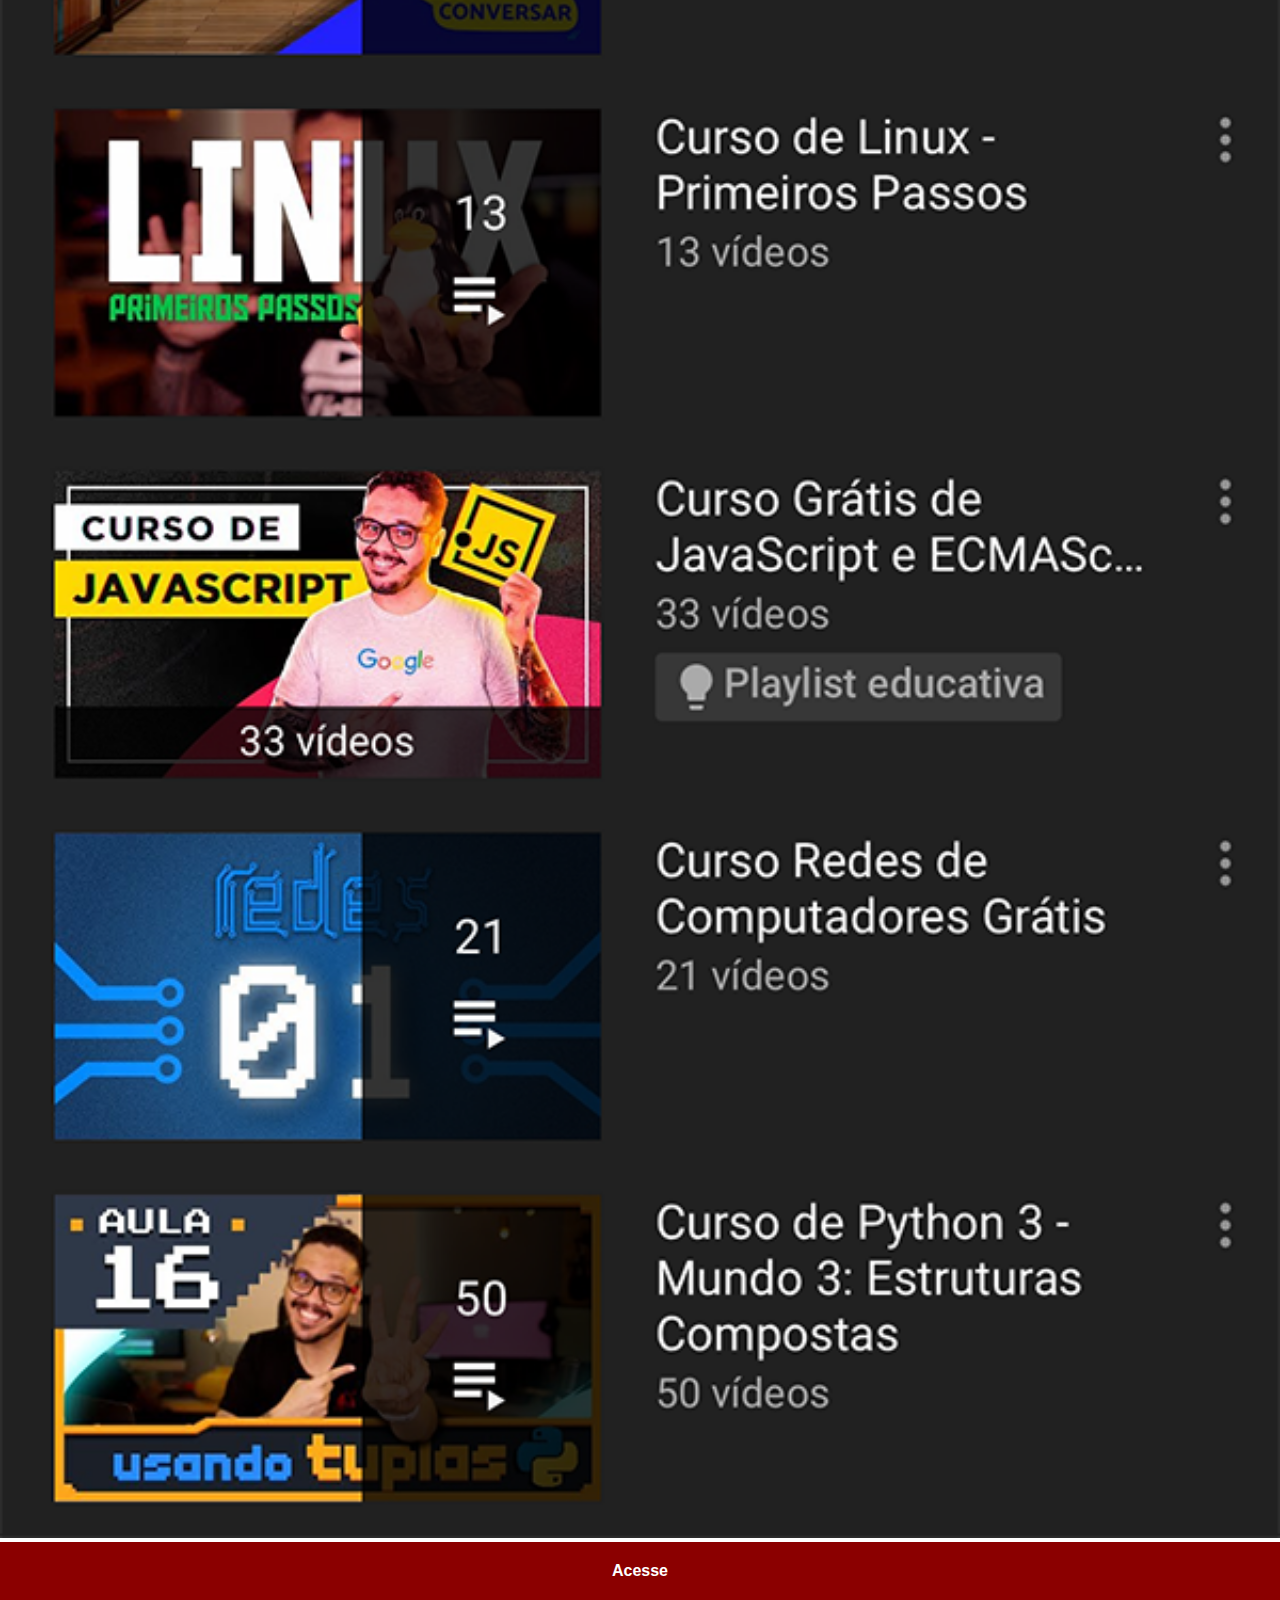
<file: youtube.html>
<!DOCTYPE html>
<html lang="pt-br">
<head>
    <meta charset="UTF-8">
    <meta name="viewport" content="width=device-width, initial-scale=1.0">
    <title>YouTube</title>
    <link rel="stylesheet" href="estilos/social.css">
    
</head>
<body>
    <img src="imagens/tela-youtube.png" alt="YouTube">
    <a href="https://www.youtube.com/user/cursosemvideo/playlists" target="_blank">Acesse</a>
</body>
</html>
</file>
<file: estilos/style.css>
@charset "UTF-8";

*{
    margin: 0;
    padding: 0;
    font-family: Arial, Helvetica, sans-serif;
}

html, body {
    height: 100vh;
    width: 100vw;
    background-color: black;
}

body {
    background:  url(../imagens/fundo-madeira.jpg) no-repeat top center;
    background-size: cover;
    background-attachment: fixedd;  
}

main {
    height: 100vh;
    position: relative;
    
}

section#telefone {
    position: absolute;
    top: 50%;
    left: 50%;
    transform: translate(-50%, -50%);
    height: 627px;
    width: 310px;
    background-color: blue;

    background: url(../imagens/frame-iphone.png);
}

iframe#tela {
    position: relative;
    width: 267px;
    height: 470px;
    top: 80px;
    left: 22px;
}

section#redes-sociais {
    text-align: right;
}

section#redes-sociais img {
    width: 50px;
    margin: 10px;
    border-radius: 50%;
    box-shadow: 2px 2px 5px rgba(0, 0, 0, 0.322);
    box-sizing: border-box;
}

section#redes-sociais img:hover {
    border: 2px solid rgba(255, 255, 255, 0.63);
    transform: translate(-2px, -2px);
    box-shadow: 5px 5px 10px ;
    transition: transfomr .3s, border .7sx;
}
</file>
<file: estilos/social.css>
@charset "UTF-8";


::-webkit-scrollbar {
    width: 0px;
    height: 0px;
}

* {
    margin: 0px;
    padding: 0px;
    font-family: Arial, Helvetica, sans-serif;
}

img {
    width: 100vw;
}

a {
    display: block;
    background-color: darkred;
    color: white;
    padding: 20px;
    text-align: center;
    font-weight: bolder;
    text-decoration: none;
}

a:hover {
    background-color: red;
}
</file>
